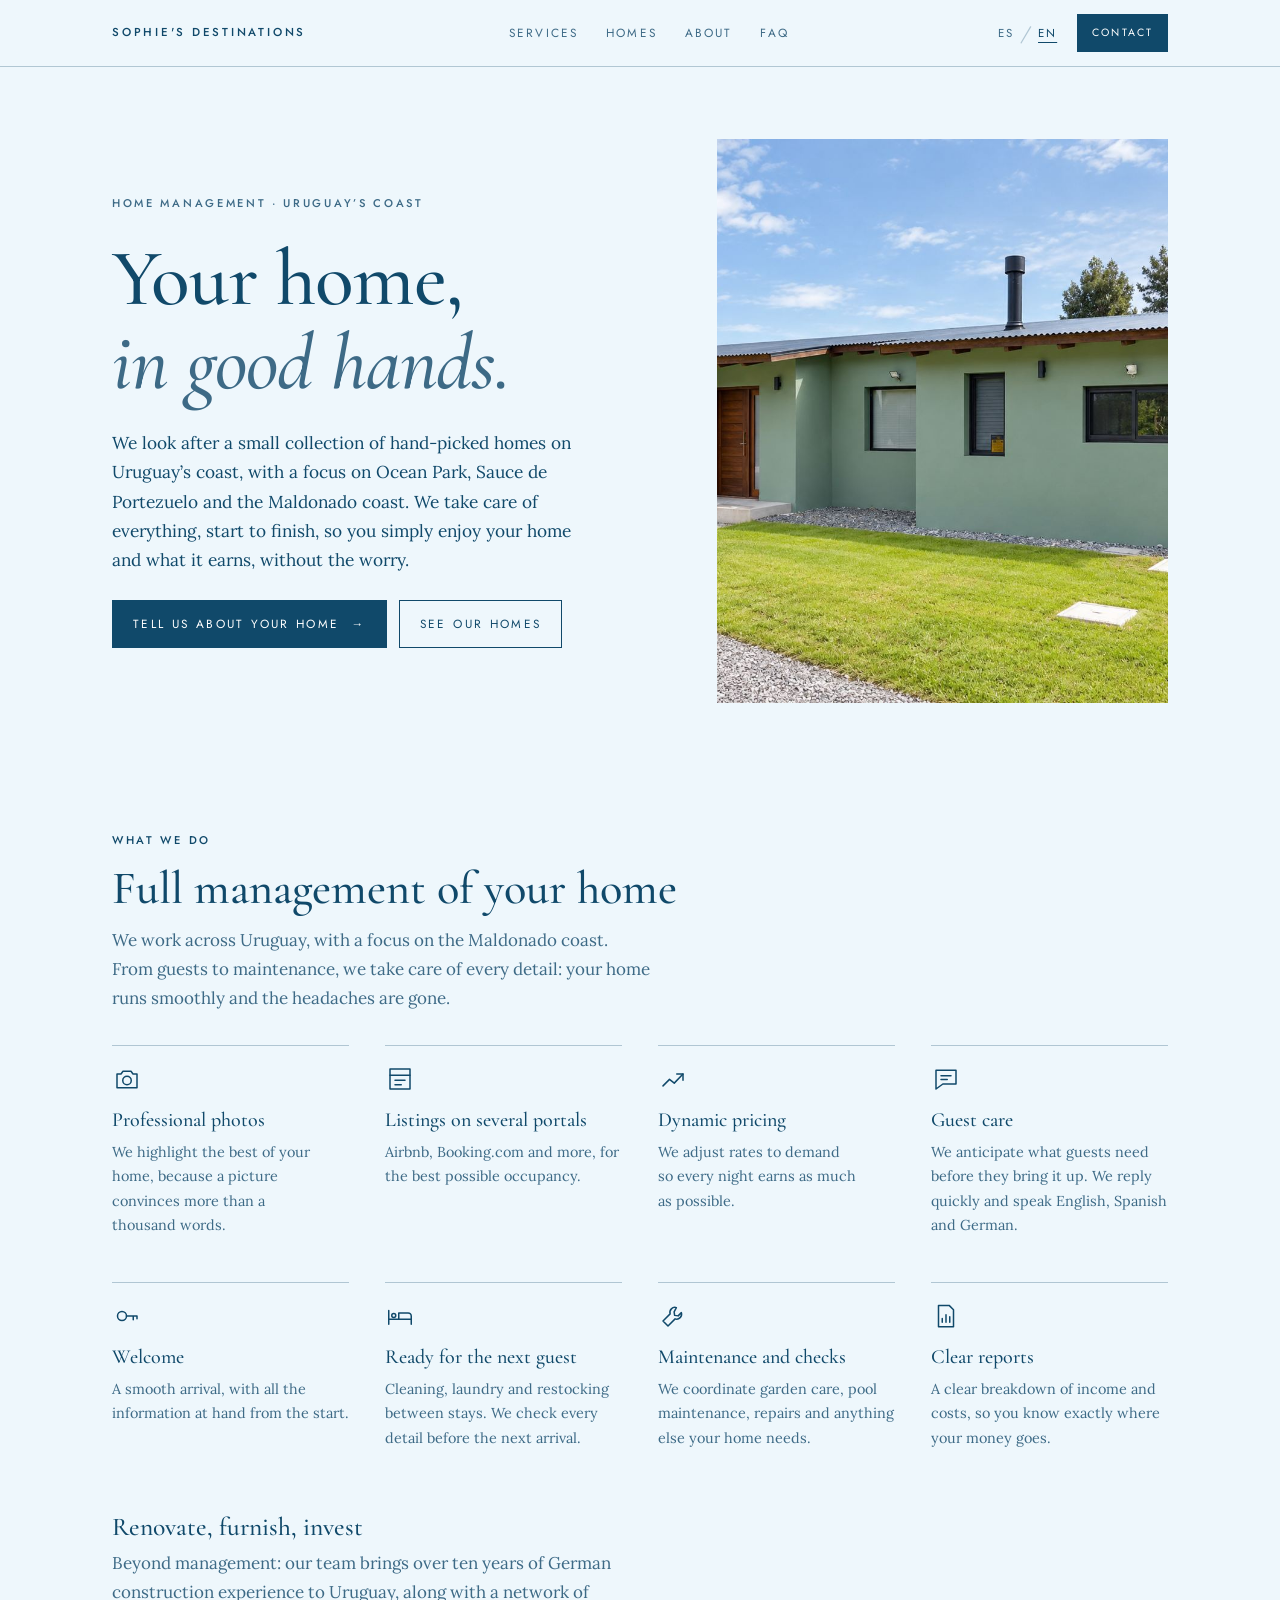
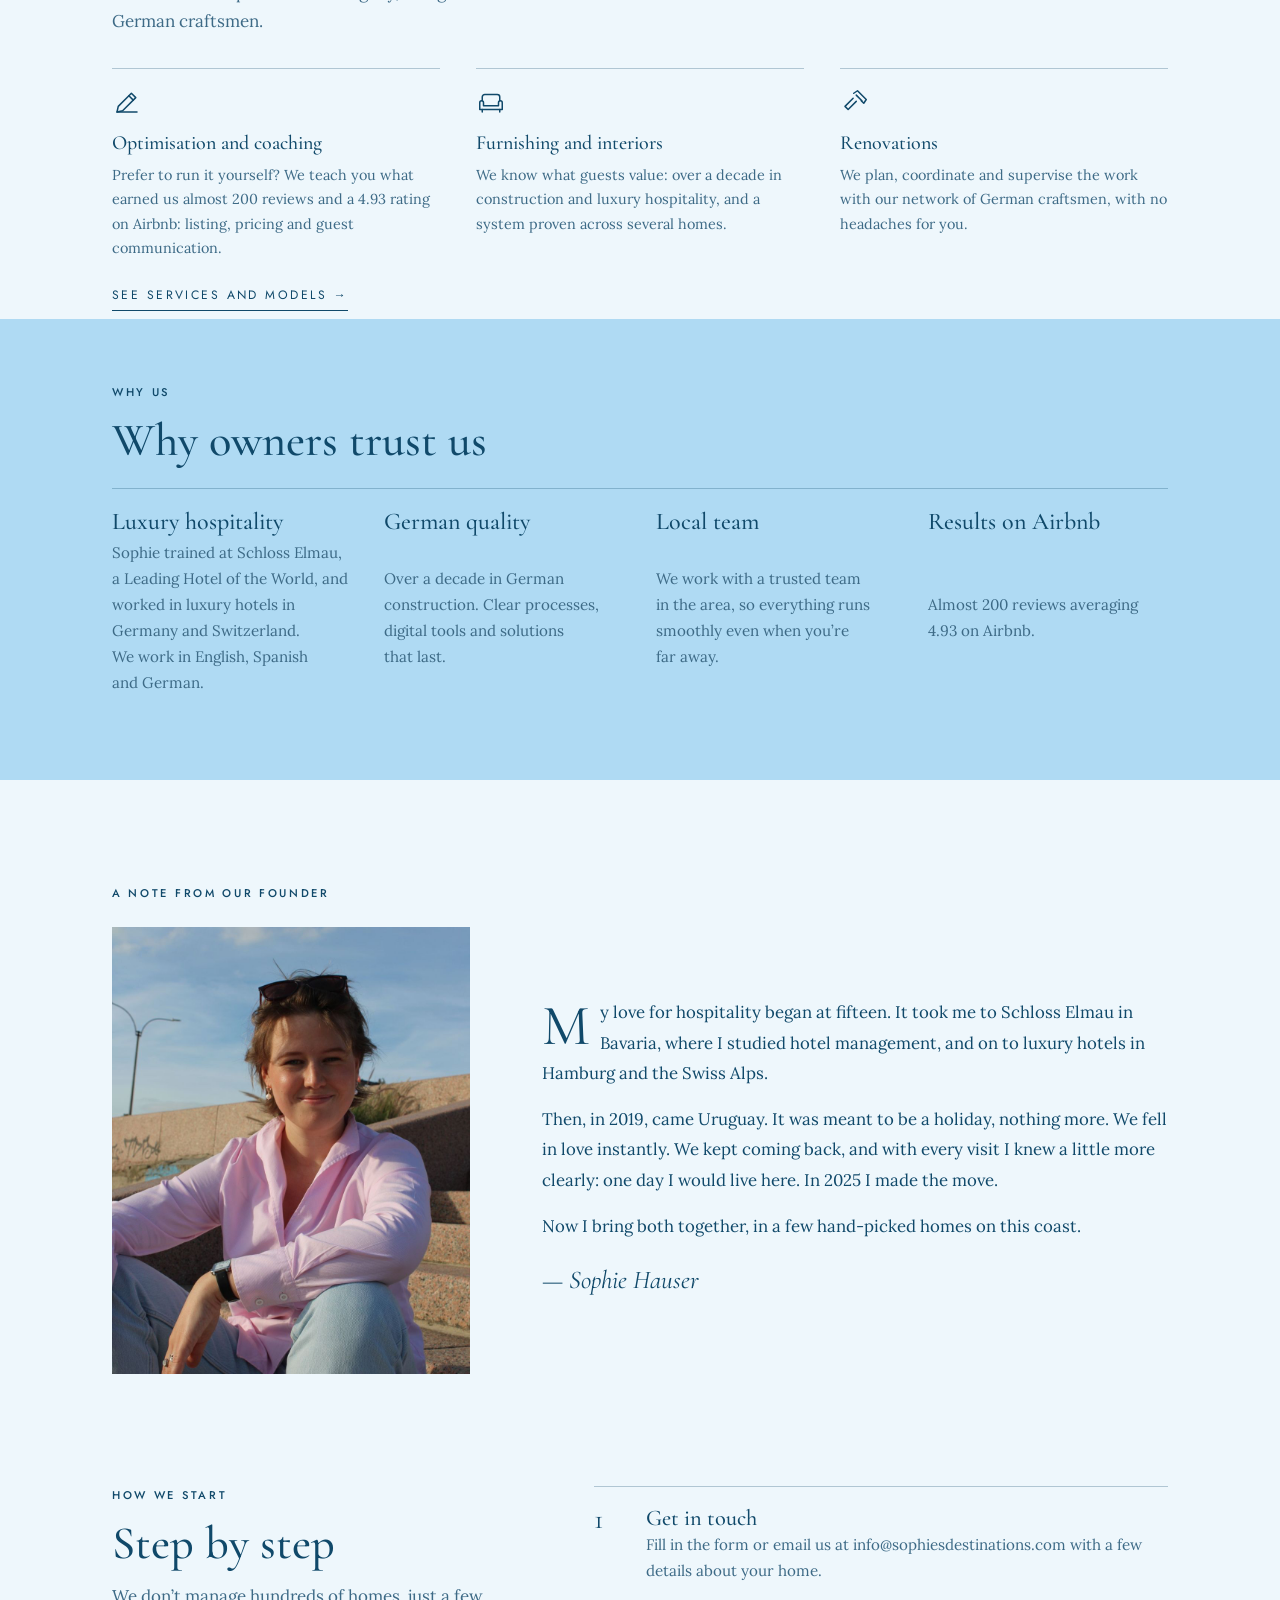
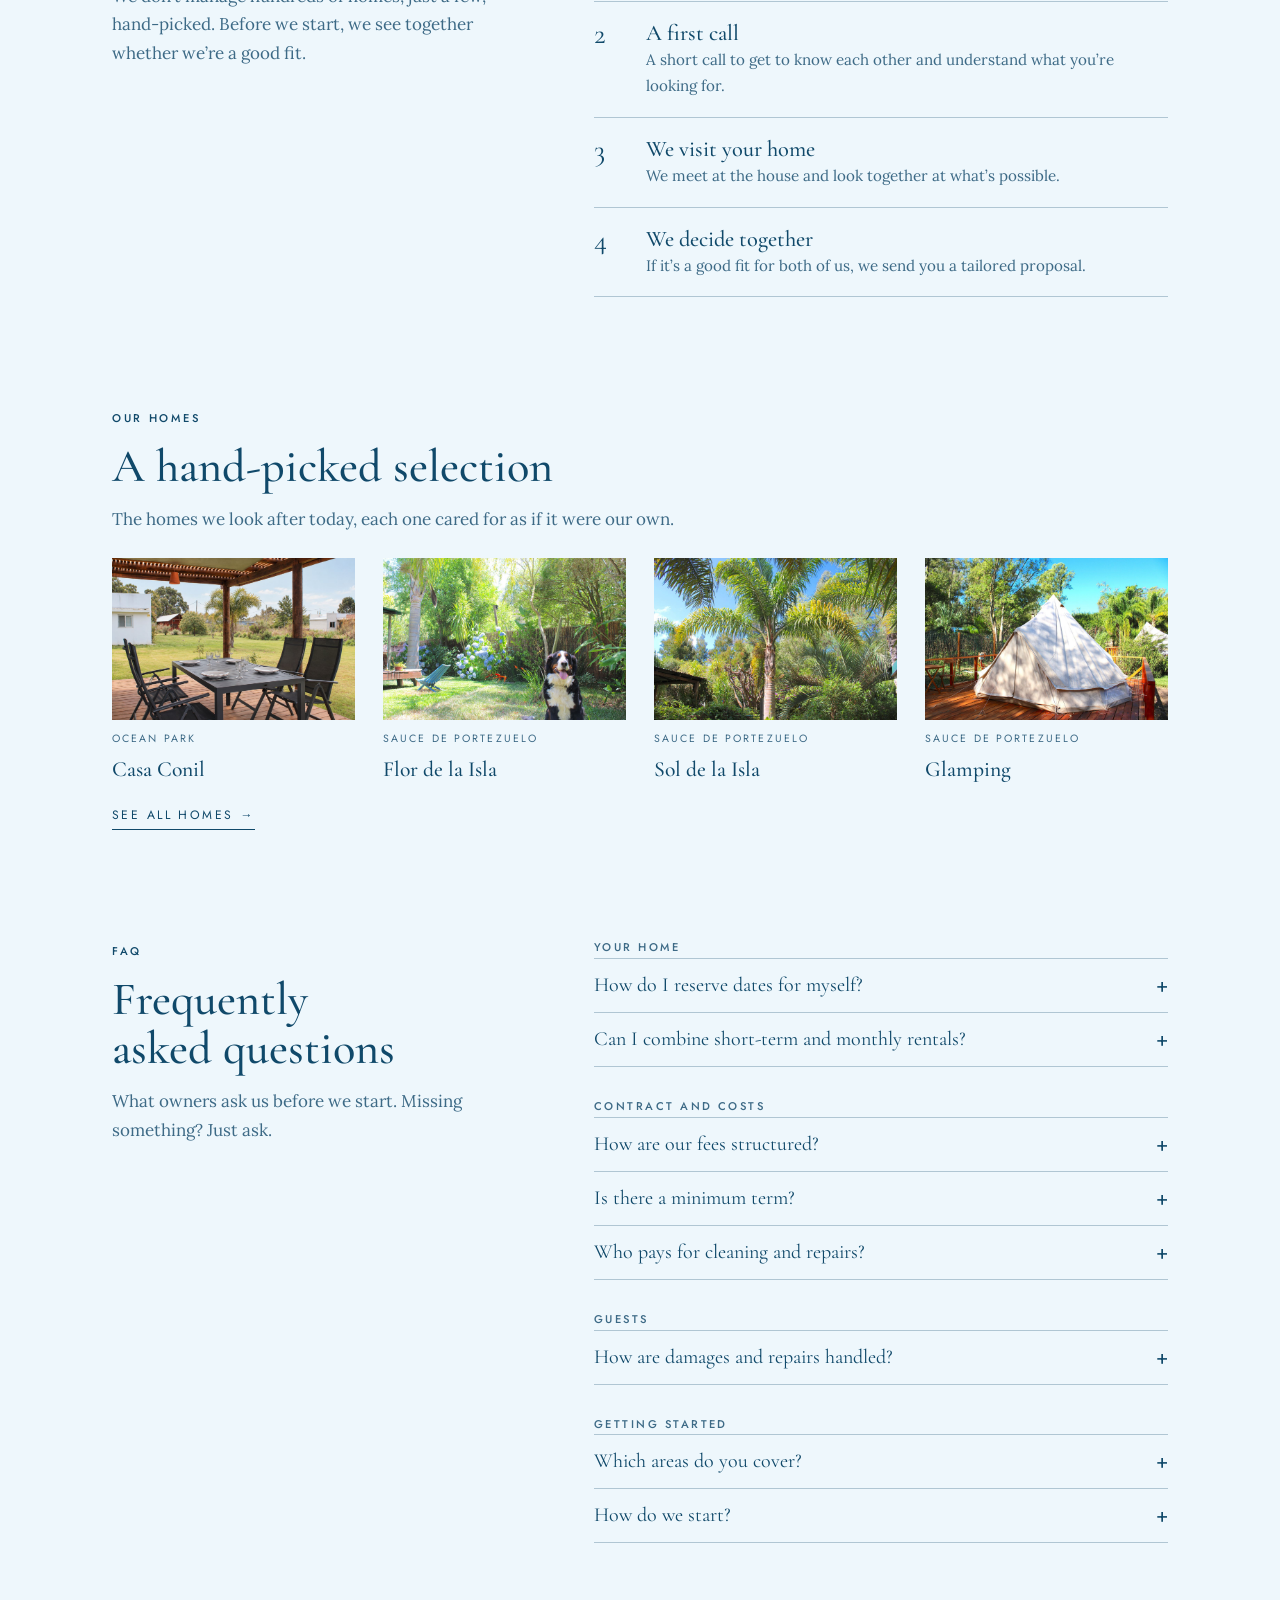
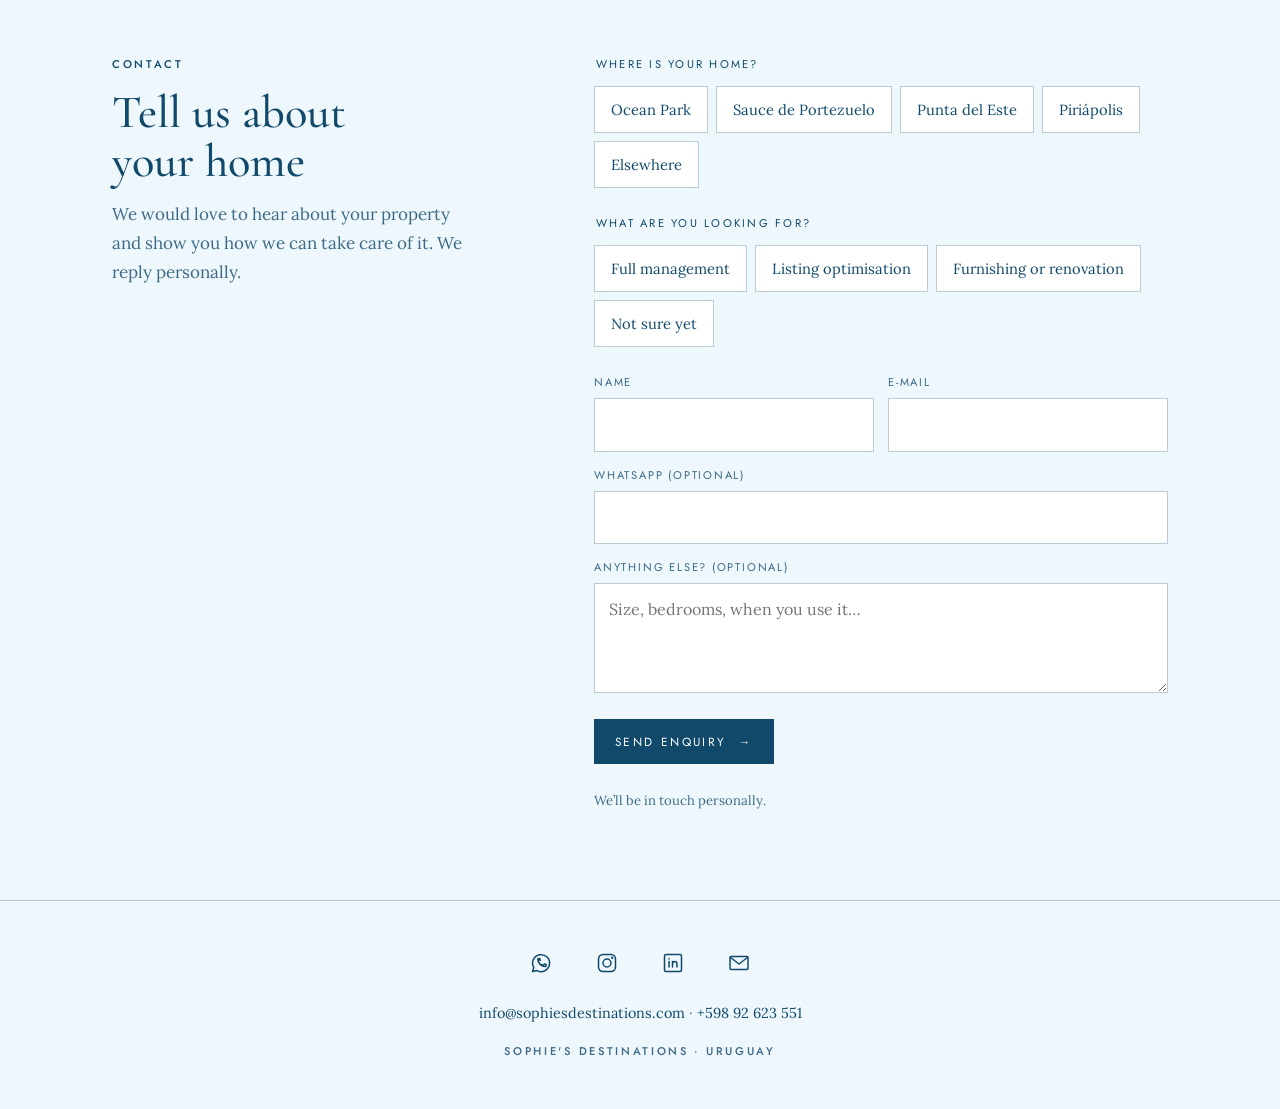
<file: index.html>
<!doctype html>
<html lang="es">
<head>
<meta charset="utf-8">
<meta name="viewport" content="width=device-width, initial-scale=1, viewport-fit=cover">
<title>Sophie's Destinations</title>
<meta name="description" content="Gestión de casas en la costa uruguaya: alquiler por temporada, alquiler mensual y cuidado de la casa. Ocean Park, Sauce de Portezuelo y Maldonado.">
<meta property="og:title" content="Sophie's Destinations">
<meta property="og:description" content="Gestión de casas en la costa uruguaya: alquiler por temporada, alquiler mensual y cuidado de la casa. Ocean Park, Sauce de Portezuelo y Maldonado.">
<meta property="og:image" content="https://sophiesdestinations.com/img/conil-1.jpg">
<meta property="og:type" content="website">
<link rel="preconnect" href="https://fonts.googleapis.com">
<link rel="preconnect" href="https://fonts.gstatic.com" crossorigin>
<link rel="stylesheet" href="https://fonts.googleapis.com/css2?family=Cormorant+Garamond:ital,wght@0,400;0,500;0,600;1,400;1,500&family=Lora:ital,wght@0,400;0,500;1,400&family=Jost:wght@400;500&display=swap">
<link rel="stylesheet" href="styles.css">
</head>
<body>
<header class="site-head">
  <div class="col">
    <a class="brand" href="index.html">Sophie's Destinations</a>
    <nav class="nav" aria-label="Principal"><a href="servicios.html"><span data-l="es">Servicios</span><span data-l="en">Services</span></a><a href="casas.html"><span data-l="es">Casas</span><span data-l="en">Homes</span></a><a href="index.html#nosotros"><span data-l="es">Nosotros</span><span data-l="en">About</span></a><a href="index.html#faq"><span data-l="es">FAQ</span><span data-l="en">FAQ</span></a></nav>
    <div class="head-right">
      <div class="lang" role="group" aria-label="Idioma / Language"><button type="button" id="b-es" aria-pressed="true">ES</button><span>/</span><button type="button" id="b-en" aria-pressed="false">EN</button></div>
      <a class="btn small" href="index.html#contacto"><span data-l="es">Contacto</span><span data-l="en">Contact</span></a>
    </div>
  </div>
  <div class="col mobile-nav"><a href="servicios.html"><span data-l="es">Servicios</span><span data-l="en">Services</span></a><a href="casas.html"><span data-l="es">Casas</span><span data-l="en">Homes</span></a><a href="index.html#nosotros"><span data-l="es">Nosotros</span><span data-l="en">About</span></a><a href="index.html#faq"><span data-l="es">FAQ</span><span data-l="en">FAQ</span></a><a href="index.html#contacto"><span data-l="es">Contacto</span><span data-l="en">Contact</span></a></div>
</header>
<main>
<div class="col">
  <section class="hero">
    <div class="hero-img"><img src="img/conil-1.jpg" alt="Casa Conil, Ocean Park"></div>
    <div style="display:grid;gap:24px">
      <span class="label soft"><span data-l="es">Gestión de casas · Costa uruguaya</span><span data-l="en">Home management · Uruguay’s coast</span></span>
      <h1><span data-l="es">Tu casa, <em>en buenas manos.</em></span><span data-l="en">Your home, <em>in good hands.</em></span></h1>
      <p class="lead"><span data-l="es">Cuidamos una pequeña colección de casas elegidas a mano en la costa uruguaya, con foco en Ocean Park, Sauce de Portezuelo y la costa de Maldonado. Nos ocupamos de todo, de principio a fin, para que vos solo disfrutes tu casa y lo que te deja, sin preocupaciones.</span><span data-l="en">We look after a small collection of hand-picked homes on Uruguay’s coast, with a focus on Ocean Park, Sauce de Portezuelo and the Maldonado coast. We take care of everything, start to finish, so you simply enjoy your home and what it earns, without the worry.</span></p>
      <div class="ctas"><a class="btn" href="#contacto"><span data-l="es">Contanos sobre tu casa</span><span data-l="en">Tell us about your home</span> <span aria-hidden="true">→</span></a><a class="btn ghost" href="casas.html"><span data-l="es">Ver nuestras casas</span><span data-l="en">See our homes</span></a></div>
    </div>
  </section>

  <section class="sec">
    <div class="sec-head">
      <span class="label"><span data-l="es">Qué hacemos</span><span data-l="en">What we do</span></span>
      <h2><span data-l="es">Gestión integral de tu casa</span><span data-l="en">Full management of your home</span></h2>
      <p><span data-l="es">Trabajamos en todo Uruguay, con foco en la costa de Maldonado.<br>De los huéspedes al mantenimiento, nos ocupamos de cada detalle: tu casa funciona sola y vos te olvidás de los dolores de cabeza.</span><span data-l="en">We work across Uruguay, with a focus on the Maldonado coast.<br>From guests to maintenance, we take care of every detail: your home runs smoothly and the headaches are gone.</span></p>
    </div>
    <div class="tiles"><div class="tile"><svg viewBox="0 0 24 24" aria-hidden="true"><path d="M4 8h3.2l1.6-2.2h6.4L16.8 8H20v11H4z"/><circle cx="12" cy="13.2" r="3.4"/></svg><h3><span data-l="es">Fotos profesionales</span><span data-l="en">Professional photos</span></h3><p><span data-l="es">Destacamos lo mejor de tu casa, porque una imagen convence más que mil palabras.</span><span data-l="en">We highlight the best of your home, because a picture convinces more than a thousand words.</span></p></div><div class="tile"><svg viewBox="0 0 24 24" aria-hidden="true"><rect x="4" y="4" width="16" height="16"/><path d="M4 9h16M8 13h8M8 16.5h5"/></svg><h3><span data-l="es">Anuncios en varios portales</span><span data-l="en">Listings on several portals</span></h3><p><span data-l="es">Airbnb, Booking.com y más, para lograr la mejor ocupación.</span><span data-l="en">Airbnb, Booking.com and more, for the best possible occupancy.</span></p></div><div class="tile"><svg viewBox="0 0 24 24" aria-hidden="true"><path d="M4 17.5l5.2-5.2 3.8 3 7-7.3"/><path d="M15 8h5v5"/></svg><h3><span data-l="es">Precios dinámicos</span><span data-l="en">Dynamic pricing</span></h3><p><span data-l="es">Ajustamos las tarifas a la demanda para que cada noche rinda al máximo.</span><span data-l="en">We adjust rates to demand so every night earns as much as possible.</span></p></div><div class="tile"><svg viewBox="0 0 24 24" aria-hidden="true"><path d="M4 5h16v11H9.5L4 20z"/><path d="M8 9.3h8M8 12.3h5"/></svg><h3><span data-l="es">Atención al huésped</span><span data-l="en">Guest care</span></h3><p><span data-l="es">Nos anticipamos a lo que el huésped necesita antes de que lo pida. Respondemos rápido, en español, inglés y alemán.</span><span data-l="en">We anticipate what guests need before they bring it up. We reply quickly and speak English, Spanish and German.</span></p></div><div class="tile"><svg viewBox="0 0 24 24" aria-hidden="true"><circle cx="8" cy="12" r="3.6"/><path d="M11.6 12H20M17 12v3M20 12v2.2"/></svg><h3><span data-l="es">Bienvenida</span><span data-l="en">Welcome</span></h3><p><span data-l="es">Una llegada fluida, con toda la información a mano desde el primer momento.</span><span data-l="en">A smooth arrival, with all the information at hand from the start.</span></p></div><div class="tile"><svg viewBox="0 0 24 24" aria-hidden="true"><path d="M3 18.5V7.5M3 14.5h18v4M21 14.5V12a2.5 2.5 0 0 0-2.5-2.5H11v5"/><circle cx="7" cy="11.5" r="1.6"/></svg><h3><span data-l="es">Lista para el próximo huésped</span><span data-l="en">Ready for the next guest</span></h3><p><span data-l="es">Limpieza, lavandería y reposición entre estadías. Revisamos cada detalle antes de la próxima llegada.</span><span data-l="en">Cleaning, laundry and restocking between stays. We check every detail before the next arrival.</span></p></div><div class="tile"><svg viewBox="0 0 24 24" aria-hidden="true"><path d="M14.7 5.3a4 4 0 0 0-5 5L4 16l4 4 5.7-5.7a4 4 0 0 0 5-5l-2.6 2.6-2.8-.4-.4-2.8z"/></svg><h3><span data-l="es">Mantenimiento y controles</span><span data-l="en">Maintenance and checks</span></h3><p><span data-l="es">Coordinamos el jardín, la piscina, las reparaciones y todo lo que tu casa necesite.</span><span data-l="en">We coordinate garden care, pool maintenance, repairs and anything else your home needs.</span></p></div><div class="tile"><svg viewBox="0 0 24 24" aria-hidden="true"><path d="M6 3.5h8.5L18 7v13.5H6z"/><path d="M9 17v-3M12 17v-6M15 17v-4.5"/></svg><h3><span data-l="es">Informes claros</span><span data-l="en">Clear reports</span></h3><p><span data-l="es">Un desglose claro de ingresos y gastos, para que sepas exactamente adónde va tu dinero.</span><span data-l="en">A clear breakdown of income and costs, so you know exactly where your money goes.</span></p></div></div>
    <div class="sub-head">
      <h3><span data-l="es">Renovar, equipar, invertir</span><span data-l="en">Renovate, furnish, invest</span></h3>
      <p><span data-l="es">Más allá de la gestión: nuestro equipo trae más de diez años de experiencia en la construcción alemana a Uruguay, junto con una red de artesanos alemanes.</span><span data-l="en">Beyond management: our team brings over ten years of German construction experience to Uruguay, along with a network of German craftsmen.</span></p>
    </div>
    <div class="tiles tiles-5"><div class="tile"><svg viewBox="0 0 24 24" aria-hidden="true"><path d="M4 20l1-4.5L15.5 5l3.5 3.5L8.5 19z"/><path d="M13.5 7l3.5 3.5M4 20h16"/></svg><h3><span data-l="es">Optimización y coaching</span><span data-l="en">Optimisation and coaching</span></h3><p><span data-l="es">¿Preferís gestionar vos? Te enseñamos lo que nos dio casi 200 reseñas y un 4,93 en Airbnb: anuncio, precios y comunicación con los huéspedes.</span><span data-l="en">Prefer to run it yourself? We teach you what earned us almost 200 reviews and a 4.93 rating on Airbnb: listing, pricing and guest communication.</span></p></div><div class="tile"><svg viewBox="0 0 24 24" aria-hidden="true"><path d="M5 11V8a2 2 0 0 1 2-2h10a2 2 0 0 1 2 2v3"/><path d="M3 12.5a1.5 1.5 0 0 1 3 0V15h12v-2.5a1.5 1.5 0 0 1 3 0V18H3z"/><path d="M5 18v2M19 18v2"/></svg><h3><span data-l="es">Equipamiento e interiorismo</span><span data-l="en">Furnishing and interiors</span></h3><p><span data-l="es">Sabemos qué valoran los huéspedes: más de una década en la construcción y en la hotelería de lujo, y un sistema probado en varias casas.</span><span data-l="en">We know what guests value: over a decade in construction and luxury hospitality, and a system proven across several homes.</span></p></div><div class="tile"><svg viewBox="0 0 24 24" aria-hidden="true"><path d="M13 6.5l4.5 4.5M10.5 9L4 15.5 6.5 18 13 11.5"/><path d="M11 5l3-2 7 7-2 3-2-2"/></svg><h3><span data-l="es">Renovaciones</span><span data-l="en">Renovations</span></h3><p><span data-l="es">Planificamos, coordinamos y supervisamos la obra con nuestra red de artesanos alemanes, sin dolores de cabeza para vos.</span><span data-l="en">We plan, coordinate and supervise the work with our network of German craftsmen, with no headaches for you.</span></p></div></div>
    <a class="more" href="servicios.html"><span data-l="es">Ver servicios y modelos →</span><span data-l="en">See services and models →</span></a>
  </section>
</div>

<div class="band">
  <div class="col">
    <section class="sec">
      <div class="sec-head">
        <span class="label"><span data-l="es">Por qué nosotros</span><span data-l="en">Why us</span></span>
        <h2><span data-l="es">Por qué confiar en nosotros</span><span data-l="en">Why owners trust us</span></h2>
      </div>
      <div class="pillars pillars-4">
        <div class="pillar"><h3><span data-l="es">Hotelería de lujo</span><span data-l="en">Luxury hospitality</span></h3><p><span data-l="es">Sophie se formó en Schloss Elmau, un Leading Hotel of the World, y trabajó en hoteles de lujo en Alemania y Suiza. Atendemos en español, inglés y alemán.</span><span data-l="en">Sophie trained at Schloss Elmau, a Leading Hotel of the World, and worked in luxury hotels in Germany and Switzerland. We work in English, Spanish and German.</span></p></div>
        <div class="pillar"><h3><span data-l="es">Calidad alemana</span><span data-l="en">German quality</span></h3><p><span data-l="es">Más de una década en la construcción alemana. Procesos claros, herramientas digitales y soluciones que duran.</span><span data-l="en">Over a decade in German construction. Clear processes, digital tools and solutions that last.</span></p></div>
        <div class="pillar"><h3><span data-l="es">Equipo local</span><span data-l="en">Local team</span></h3><p><span data-l="es">Trabajamos con un equipo de confianza en la zona, para que todo funcione aunque vos estés lejos.</span><span data-l="en">We work with a trusted team in the area, so everything runs smoothly even when you’re far away.</span></p></div>
        <div class="pillar"><h3><span data-l="es">Resultados en Airbnb</span><span data-l="en">Results on Airbnb</span></h3><p><span data-l="es">Casi 200 reseñas con un promedio de 4,93 en Airbnb.</span><span data-l="en">Almost 200 reviews averaging 4.93 on Airbnb.</span></p></div>
      </div>
    </section>
  </div>
</div>

<div class="col">
  <section class="sec" id="nosotros">
    <div class="sec-head"><span class="label"><span data-l="es">Una nota de la fundadora</span><span data-l="en">A note from our founder</span></span></div>
    <div class="note">
      <img src="img/sophie.jpg" alt="Sophie Hauser">
      <div>
        <div class="letter" data-l="es">
          <p>Mi amor por la hotelería empezó a los quince años. Me llevó a Schloss Elmau, en Baviera, donde estudié hotelería, y después a hoteles de lujo en Hamburgo y en los Alpes suizos.</p>
          <p>Y en 2019 llegó Uruguay. Iban a ser unas vacaciones, nada más. Nos enamoramos al instante. Volvimos una y otra vez, y con cada viaje lo tenía más claro: un día iba a vivir acá. En 2025 di el paso.</p>
          <p>Hoy uno las dos cosas, en unas pocas casas elegidas en esta costa.</p>
          <p class="sign">— Sophie Hauser</p>
        </div>
        <div class="letter" data-l="en">
          <p>My love for hospitality began at fifteen. It took me to Schloss Elmau in Bavaria, where I studied hotel management, and on to luxury hotels in Hamburg and the Swiss Alps.</p>
          <p>Then, in 2019, came Uruguay. It was meant to be a holiday, nothing more. We fell in love instantly. We kept coming back, and with every visit I knew a little more clearly: one day I would live here. In 2025 I made the move.</p>
          <p>Now I bring both together, in a few hand-picked homes on this coast.</p>
          <p class="sign">— Sophie Hauser</p>
        </div>
      </div>
    </div>
  </section>

  <section class="sec split">
    <div class="sec-head">
      <span class="label"><span data-l="es">Cómo empezamos</span><span data-l="en">How we start</span></span>
      <h2><span data-l="es">Paso a paso</span><span data-l="en">Step by step</span></h2>
      <p><span data-l="es">No gestionamos cientos de casas, sino unas pocas, elegidas a mano. Antes de empezar, vemos juntos si encajamos.</span><span data-l="en">We don’t manage hundreds of homes, just a few, hand-picked. Before we start, we see together whether we’re a good fit.</span></p>
    </div>
    <ol class="steps">
      <li><span class="n">1</span><div><b><span data-l="es">Escribinos</span><span data-l="en">Get in touch</span></b><p><span data-l="es">Completá el formulario o escribinos a info@sophiesdestinations.com con algunos datos de tu casa.</span><span data-l="en">Fill in the form or email us at info@sophiesdestinations.com with a few details about your home.</span></p></div></li>
      <li><span class="n">2</span><div><b><span data-l="es">Hablamos</span><span data-l="en">A first call</span></b><p><span data-l="es">Una llamada corta para conocernos y entender qué buscás.</span><span data-l="en">A short call to get to know each other and understand what you’re looking for.</span></p></div></li>
      <li><span class="n">3</span><div><b><span data-l="es">Visitamos tu casa</span><span data-l="en">We visit your home</span></b><p><span data-l="es">Nos encontramos en la casa y vemos juntos qué es posible.</span><span data-l="en">We meet at the house and look together at what’s possible.</span></p></div></li>
      <li><span class="n">4</span><div><b><span data-l="es">Decidimos juntos</span><span data-l="en">We decide together</span></b><p><span data-l="es">Si encajamos de los dos lados, te enviamos una propuesta a medida.</span><span data-l="en">If it’s a good fit for both of us, we send you a tailored proposal.</span></p></div></li>
    </ol>
  </section>

  <section class="sec">
    <div class="sec-head">
      <span class="label"><span data-l="es">Nuestras casas</span><span data-l="en">Our homes</span></span>
      <h2><span data-l="es">Una selección elegida a mano</span><span data-l="en">A hand-picked selection</span></h2>
      <p><span data-l="es">Las casas que cuidamos hoy, cada una como si fuera nuestra.</span><span data-l="en">The homes we look after today, each one cared for as if it were our own.</span></p>
    </div>
    <div class="teaser">
      <a href="casas.html#casa-conil"><img src="img/conil-3.jpg" alt="" loading="lazy"><span class="meta">Ocean Park</span><h3>Casa Conil</h3></a>
      <a href="casas.html#flor"><img src="img/flor-1.jpg" alt="" loading="lazy"><span class="meta">Sauce de Portezuelo</span><h3>Flor de la Isla</h3></a>
      <a href="casas.html#sol"><img src="img/sol-1.jpg" alt="" loading="lazy"><span class="meta">Sauce de Portezuelo</span><h3>Sol de la Isla</h3></a>
      <a href="casas.html#glamping"><img src="img/glamping-1.jpg" alt="" loading="lazy"><span class="meta">Sauce de Portezuelo</span><h3>Glamping</h3></a>
    </div>
    <a class="more" href="casas.html"><span data-l="es">Ver todas las casas →</span><span data-l="en">See all homes →</span></a>
  </section>

<section class="sec split faq" id="faq">
    <div class="sec-head">
      <span class="label">FAQ</span>
      <h2><span data-l="es">Preguntas frecuentes</span><span data-l="en">Frequently asked questions</span></h2>
      <p><span data-l="es">Lo que los propietarios nos preguntan antes de empezar. ¿Falta algo? Escribinos.</span><span data-l="en">What owners ask us before we start. Missing something? Just ask.</span></p>
    </div>
    <div class="faq-groups"><div class="faq-group"><h3><span data-l="es">Tu casa</span><span data-l="en">Your home</span></h3><details><summary><span data-l="es">¿Cómo reservo fechas para mí?</span><span data-l="en">How do I reserve dates for myself?</span></summary><p><span data-l="es">Siempre en coordinación con nosotros: nos avisás tus fechas con anticipación, las bloqueamos en el calendario y te preparamos la casa. Las reservas de huéspedes ya confirmadas se respetan.</span><span data-l="en">Always in coordination with us: tell us your dates in advance, we block them in the calendar and get the house ready for you. Guest bookings that are already confirmed are honoured.</span></p></details><details><summary><span data-l="es">¿Puedo combinar alquiler por temporada y mensual?</span><span data-l="en">Can I combine short-term and monthly rentals?</span></summary><p><span data-l="es">Sí. Un modelo muy común es alquilar por noche en verano y por meses el resto del año. Armamos el plan según tu casa, tus fechas y tus objetivos.</span><span data-l="en">Yes. A common model is short stays in summer and monthly tenants the rest of the year. We build the plan around your home, your dates and your goals.</span></p></details></div><div class="faq-group"><h3><span data-l="es">Contrato y costos</span><span data-l="en">Contract and costs</span></h3><details><summary><span data-l="es">¿Cómo trabajamos los honorarios?</span><span data-l="en">How are our fees structured?</span></summary><p><span data-l="es">Para alquiler por temporada solemos trabajar con un porcentaje de las reservas; para el resto, con un precio fijo. Como cada propietario busca algo distinto, te preparamos una propuesta a medida.</span><span data-l="en">For short-term rentals we usually work with a percentage of bookings; otherwise, a fixed price. Since every owner is looking for something different, we prepare a tailored proposal for you.</span></p></details><details><summary><span data-l="es">¿Hay un plazo mínimo?</span><span data-l="en">Is there a minimum term?</span></summary><p><span data-l="es">Sin contratos largos. Después de los primeros 3 meses, podés cancelar con 30 días de aviso.</span><span data-l="en">No long contracts. After the first 3 months, you can cancel with 30 days’ notice.</span></p></details><details><summary><span data-l="es">¿Quién paga la limpieza y las reparaciones?</span><span data-l="en">Who pays for cleaning and repairs?</span></summary><p><span data-l="es">El propietario. Nosotros lo organizamos y lo ves detallado en tu informe. Las reparaciones que no son urgentes se hacen solo con tu aprobación.</span><span data-l="en">The owner. We organise it and you see it itemised in your report. Non-urgent repairs only go ahead with your approval.</span></p></details></div><div class="faq-group"><h3><span data-l="es">Huéspedes</span><span data-l="en">Guests</span></h3><details><summary><span data-l="es">¿Cómo se gestionan los daños y reparaciones?</span><span data-l="en">How are damages and repairs handled?</span></summary><p><span data-l="es">Te avisamos, pedimos presupuesto y coordinamos la reparación. Si lo causó un huésped, documentamos el daño y gestionamos el reclamo con la plataforma.</span><span data-l="en">We let you know, get a quote and coordinate the repair. If a guest caused it, we document the damage and handle the claim with the platform.</span></p></details></div><div class="faq-group"><h3><span data-l="es">Para empezar</span><span data-l="en">Getting started</span></h3><details><summary><span data-l="es">¿En qué zonas trabajan?</span><span data-l="en">Which areas do you cover?</span></summary><p><span data-l="es">La costa uruguaya, con foco en Ocean Park, Sauce de Portezuelo y la costa de Maldonado. Si tu casa está en otra zona, escribinos igual.</span><span data-l="en">Uruguay’s coast, with a focus on Ocean Park, Sauce de Portezuelo and the Maldonado coast. If your home is elsewhere, get in touch anyway.</span></p></details><details><summary><span data-l="es">¿Cómo empezamos?</span><span data-l="en">How do we start?</span></summary><p><span data-l="es">Completás el formulario, te contactamos personalmente y coordinamos una visita sin compromiso.</span><span data-l="en">Fill in the form, we get in touch personally and arrange a visit with no obligation.</span></p></details></div></div>
  </section>

  <section class="sec split" id="contacto">
    <div class="sec-head">
      <span class="label"><span data-l="es">Contacto</span><span data-l="en">Contact</span></span>
      <h2><span data-l="es">Contanos sobre tu casa</span><span data-l="en">Tell us about your home</span></h2>
      <p><span data-l="es">Nos encantaría conocer tu propiedad y mostrarte cómo podemos cuidarla. Te respondemos personalmente.</span><span data-l="en">We would love to hear about your property and show you how we can take care of it. We reply personally.</span></p>
    </div>
    <form class="form" action="https://formsubmit.co/sophie@isladelasrosas.com" method="POST">
      <input type="hidden" name="_subject" value="Nueva consulta – Sophie's Destinations">
      <input type="hidden" name="_next" value="https://sophiesdestinations.com/gracias.html">
      <input type="hidden" name="_template" value="table">
      <input type="hidden" name="_captcha" value="false">
      <input type="hidden" name="idioma" id="f-lang" value="es">
      <input type="text" name="_honey" class="hp" tabindex="-1" autocomplete="off" aria-hidden="true">
      <fieldset>
        <legend><span data-l="es">¿Dónde está tu casa?</span><span data-l="en">Where is your home?</span></legend>
        <div class="chips">
          <label class="chip"><input type="radio" name="ubicacion" value="Ocean Park" required><span>Ocean Park</span></label>
          <label class="chip"><input type="radio" name="ubicacion" value="Sauce de Portezuelo"><span>Sauce de Portezuelo</span></label>
          <label class="chip"><input type="radio" name="ubicacion" value="Punta del Este"><span>Punta del Este</span></label>
          <label class="chip"><input type="radio" name="ubicacion" value="Piriápolis"><span>Piriápolis</span></label>
          <label class="chip"><input type="radio" name="ubicacion" value="Otra zona"><span><span data-l="es">Otra zona</span><span data-l="en">Elsewhere</span></span></label>
        </div>
      </fieldset>
      <fieldset>
        <legend><span data-l="es">¿Qué estás buscando?</span><span data-l="en">What are you looking for?</span></legend>
        <div class="chips">
          <label class="chip"><input type="radio" name="servicio" value="Gestión integral" required><span><span data-l="es">Gestión integral</span><span data-l="en">Full management</span></span></label>
          <label class="chip"><input type="radio" name="servicio" value="Optimización del anuncio"><span><span data-l="es">Optimización del anuncio</span><span data-l="en">Listing optimisation</span></span></label>
          <label class="chip"><input type="radio" name="servicio" value="Equipamiento o renovación"><span><span data-l="es">Equipamiento o renovación</span><span data-l="en">Furnishing or renovation</span></span></label>
          <label class="chip"><input type="radio" name="servicio" value="Todavía no sé"><span><span data-l="es">Todavía no sé</span><span data-l="en">Not sure yet</span></span></label>
        </div>
      </fieldset>
      <div class="fields">
        <label class="field"><span data-l="es">Nombre</span><span data-l="en">Name</span><input type="text" name="nombre" autocomplete="name" required></label>
        <label class="field">E-mail<input type="email" name="email" autocomplete="email" required></label>
        <label class="field wide"><span data-l="es">WhatsApp (opcional)</span><span data-l="en">WhatsApp (optional)</span><input type="tel" name="whatsapp" autocomplete="tel"></label>
        <label class="field wide"><span data-l="es">Contanos un poco más (opcional)</span><span data-l="en">Anything else? (optional)</span><textarea name="mensaje" data-ph-es="Tamaño, dormitorios, cuándo la usás…" data-ph-en="Size, bedrooms, when you use it…"></textarea></label>
      </div>
      <div class="ctas"><button class="btn" type="submit"><span data-l="es">Enviar consulta</span><span data-l="en">Send enquiry</span> <span aria-hidden="true">→</span></button></div>
      <p class="fine"><span data-l="es">Te vamos a contactar personalmente.</span><span data-l="en">We’ll be in touch personally.</span></p>
    </form>
  </section>
</div>
</main>
<footer>
  <div class="col">
    <div class="icons">
      <a href="https://wa.me/59892623551" target="_blank" rel="noopener" aria-label="WhatsApp"><svg viewBox="0 0 24 24" aria-hidden="true"><path d="M3.5 20.5l1.3-4A8.5 8.5 0 1 1 8 19.6z"/><path d="M9 8.8c.3 2.6 2.4 4.9 5.2 5.4l1.2-1.2 1.8.8-.4 1.8c-4.4.3-8.2-3.4-8-7.8l1.8-.4.8 1.8z"/></svg></a>
      <a href="https://www.instagram.com/sophie.hrs" target="_blank" rel="noopener" aria-label="Instagram"><svg viewBox="0 0 24 24" aria-hidden="true"><rect x="3.5" y="3.5" width="17" height="17" rx="4.5"/><circle cx="12" cy="12" r="4"/><circle cx="17.2" cy="6.8" r=".5"/></svg></a>
      <a href="https://www.linkedin.com/in/sophiehauser/" target="_blank" rel="noopener" aria-label="LinkedIn"><svg viewBox="0 0 24 24" aria-hidden="true"><rect x="3.5" y="3.5" width="17" height="17" rx="1.5"/><path d="M8 10.5V16M8 7.8v.1M11.5 16v-5.5M11.5 13c0-1.6 1-2.6 2.3-2.6s2.2.9 2.2 2.6V16"/></svg></a>
      <a href="mailto:info@sophiesdestinations.com" aria-label="E-mail"><svg viewBox="0 0 24 24" aria-hidden="true"><rect x="3" y="5.5" width="18" height="13" rx="1"/><path d="M3.5 6.5l8.5 6.5 8.5-6.5"/></svg></a>
    </div>
    <p class="mail"><a href="mailto:info@sophiesdestinations.com">info@sophiesdestinations.com</a> · <a href="https://wa.me/59892623551">+598 92 623 551</a></p>
    <span class="label soft">Sophie's Destinations · Uruguay</span>
  </div>
</footer>
<script src="script.js"></script>
</body>
</html>
</file>
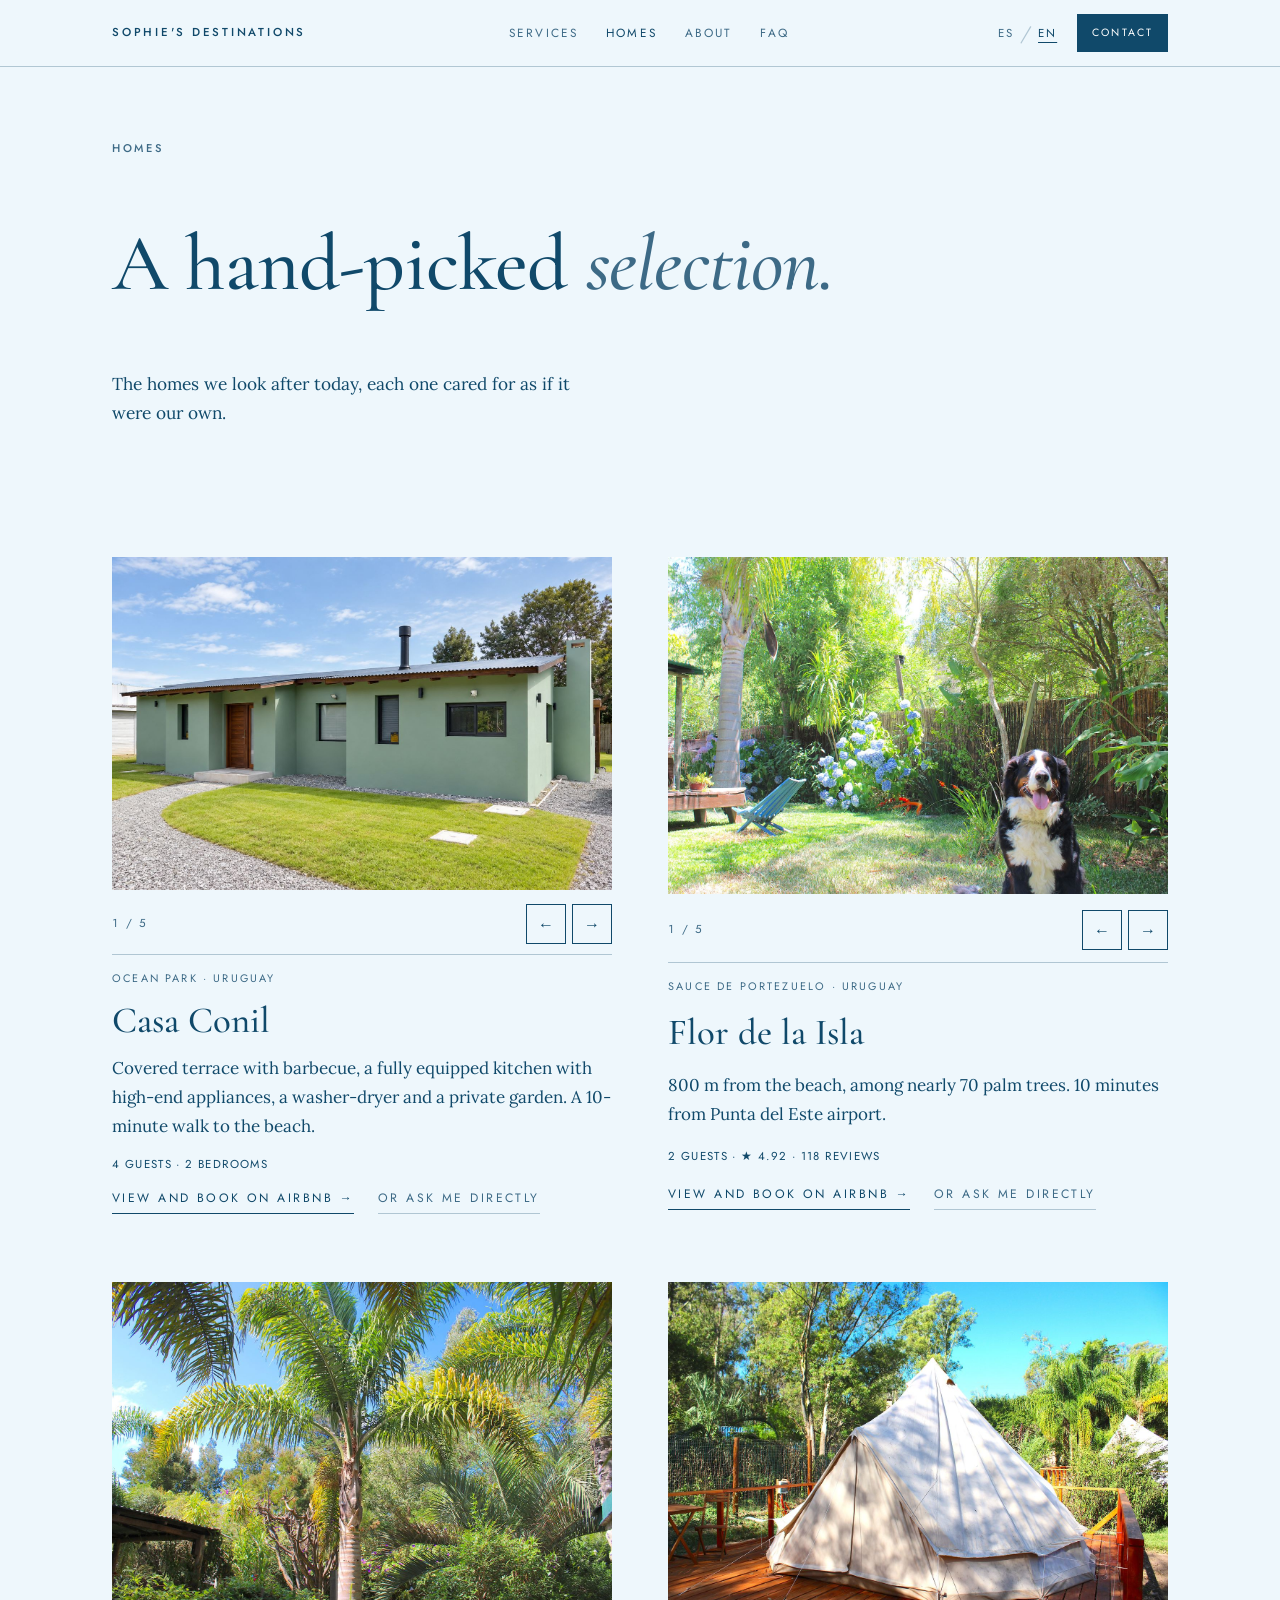
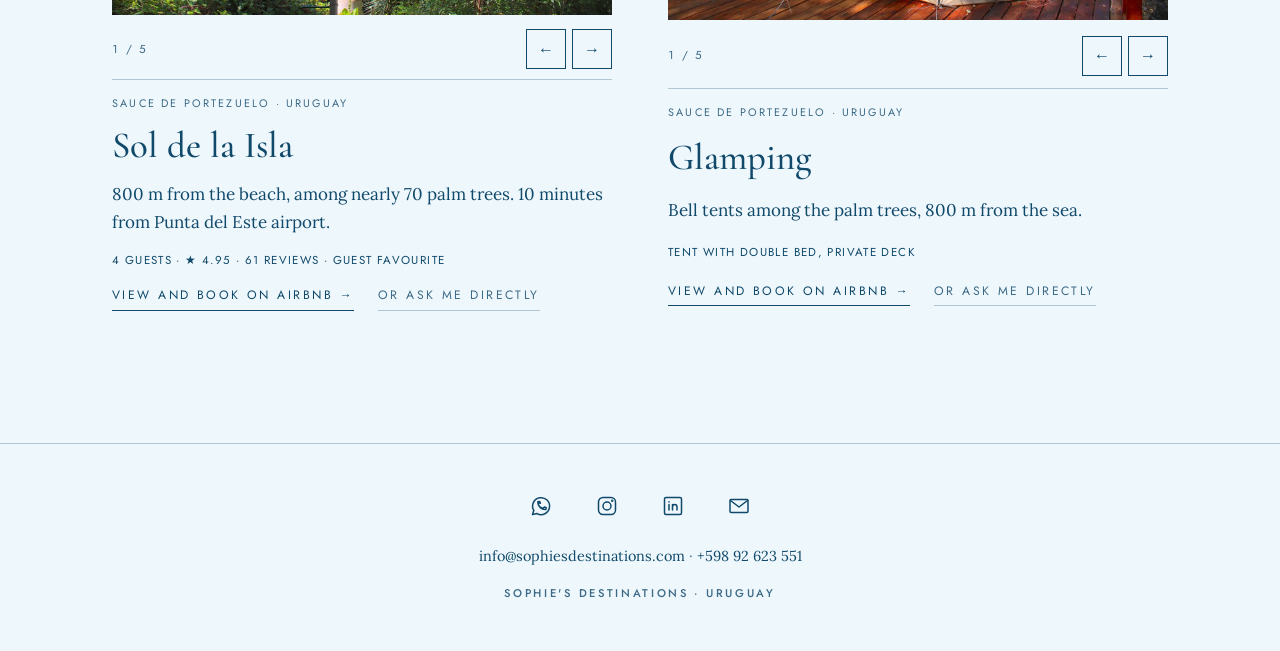
<file: casas.html>
<!doctype html>
<html lang="es">
<head>
<meta charset="utf-8">
<meta name="viewport" content="width=device-width, initial-scale=1, viewport-fit=cover">
<title>Casas · Sophie's Destinations</title>
<meta name="description" content="Casas elegidas a mano en Ocean Park y Sauce de Portezuelo.">
<meta property="og:title" content="Casas · Sophie's Destinations">
<meta property="og:description" content="Casas elegidas a mano en Ocean Park y Sauce de Portezuelo.">
<meta property="og:image" content="https://sophiesdestinations.com/img/conil-1.jpg">
<meta property="og:type" content="website">
<link rel="preconnect" href="https://fonts.googleapis.com">
<link rel="preconnect" href="https://fonts.gstatic.com" crossorigin>
<link rel="stylesheet" href="https://fonts.googleapis.com/css2?family=Cormorant+Garamond:ital,wght@0,400;0,500;0,600;1,400;1,500&family=Lora:ital,wght@0,400;0,500;1,400&family=Jost:wght@400;500&display=swap">
<link rel="stylesheet" href="styles.css">
</head>
<body>
<header class="site-head">
  <div class="col">
    <a class="brand" href="index.html">Sophie's Destinations</a>
    <nav class="nav" aria-label="Principal"><a href="servicios.html"><span data-l="es">Servicios</span><span data-l="en">Services</span></a><a href="casas.html" aria-current="page"><span data-l="es">Casas</span><span data-l="en">Homes</span></a><a href="index.html#nosotros"><span data-l="es">Nosotros</span><span data-l="en">About</span></a><a href="index.html#faq"><span data-l="es">FAQ</span><span data-l="en">FAQ</span></a></nav>
    <div class="head-right">
      <div class="lang" role="group" aria-label="Idioma / Language"><button type="button" id="b-es" aria-pressed="true">ES</button><span>/</span><button type="button" id="b-en" aria-pressed="false">EN</button></div>
      <a class="btn small" href="index.html#contacto"><span data-l="es">Contacto</span><span data-l="en">Contact</span></a>
    </div>
  </div>
  <div class="col mobile-nav"><a href="servicios.html"><span data-l="es">Servicios</span><span data-l="en">Services</span></a><a href="casas.html" aria-current="page"><span data-l="es">Casas</span><span data-l="en">Homes</span></a><a href="index.html#nosotros"><span data-l="es">Nosotros</span><span data-l="en">About</span></a><a href="index.html#faq"><span data-l="es">FAQ</span><span data-l="en">FAQ</span></a><a href="index.html#contacto"><span data-l="es">Contacto</span><span data-l="en">Contact</span></a></div>
</header>
<main>
<div class="col">
  <section class="hero" style="grid-template-columns:1fr">
    <span class="label soft"><span data-l="es">Casas</span><span data-l="en">Homes</span></span>
    <h1><span data-l="es">Una selección <em>elegida a mano.</em></span><span data-l="en">A hand-picked <em>selection.</em></span></h1>
    <p class="lead"><span data-l="es">Las casas que cuidamos hoy, cada una como si fuera nuestra.</span><span data-l="en">The homes we look after today, each one cared for as if it were our own.</span></p>
  </section>
  <section class="sec stays" id="stays">
    <article class="stay" id="casa-conil">
      <div class="gal" tabindex="0" aria-label="Fotos Casa Conil"><img src="img/conil-1.jpg" alt="Casa Conil desde el jardín"><img src="img/conil-2.jpg" alt="Living con ventanal" loading="lazy"><img src="img/conil-3.jpg" alt="Galería con mesa puesta" loading="lazy"><img src="img/conil-4.jpg" alt="Dormitorio" loading="lazy"><img src="img/conil-5.jpg" alt="Baño" loading="lazy"></div>
      <div class="galbar"><span class="count">1 / 5</span><span><button type="button" class="prev" aria-label="Anterior">←</button><button type="button" class="next" aria-label="Siguiente">→</button></span></div>
      <span class="meta">Ocean Park · Uruguay</span>
      <h3>Casa Conil</h3>
      <p data-l="es">Galería techada con parrillero, cocina totalmente equipada con electrodomésticos de primera, lavarropas con secadora y jardín privado. A 10 minutos a pie de la playa.</p>
      <p data-l="en">Covered terrace with barbecue, a fully equipped kitchen with high-end appliances, a washer-dryer and a private garden. A 10-minute walk to the beach.</p>
      <p class="facts-line" data-l="es">4 huéspedes · 2 dormitorios</p>
      <p class="facts-line" data-l="en">4 guests · 2 bedrooms</p>
      <div class="booklinks">
        <a class="book" href="https://www.airbnb.com/rooms/1669704647599640684" target="_blank" rel="noopener"><span data-l="es">Ver y reservar en Airbnb →</span><span data-l="en">View and book on Airbnb →</span></a>
        <a class="book soft" data-l="es" href="https://wa.me/59892623551?text=Hola%20Sophie%2C%20tengo%20una%20consulta%20sobre%20Casa%20Conil" target="_blank" rel="noopener">o consultame directo</a>
        <a class="book soft" data-l="en" href="https://wa.me/59892623551?text=Hi%20Sophie%2C%20I%20have%20a%20question%20about%20Casa%20Conil" target="_blank" rel="noopener">or ask me directly</a>
      </div>
    </article>
    <article class="stay" id="flor">
      <div class="gal" tabindex="0" aria-label="Fotos Flor de la Isla"><img src="img/flor-1.jpg" alt="Jardín con hortensias" loading="lazy"><img src="img/flor-2.jpg" alt="Dormitorio con mosquitero" loading="lazy"><img src="img/flor-3.jpg" alt="Parrillero entre hortensias" loading="lazy"><img src="img/flor-4.jpg" alt="Cocina" loading="lazy"><img src="img/flor-5.jpg" alt="Jardín con palmeras" loading="lazy"></div>
      <div class="galbar"><span class="count">1 / 5</span><span><button type="button" class="prev" aria-label="Anterior">←</button><button type="button" class="next" aria-label="Siguiente">→</button></span></div>
      <span class="meta">Sauce de Portezuelo · Uruguay</span>
      <h3>Flor de la Isla</h3>
      <p data-l="es">A 800 m de la playa, entre casi 70 palmeras. A 10 minutos del aeropuerto de Punta del Este.</p>
      <p data-l="en">800 m from the beach, among nearly 70 palm trees. 10 minutes from Punta del Este airport.</p>
      <p class="facts-line" data-l="es">2 huéspedes · ★ 4,92 · 118 reseñas</p>
      <p class="facts-line" data-l="en">2 guests · ★ 4.92 · 118 reviews</p>
      <div class="booklinks">
        <a class="book" href="https://www.airbnb.com/rooms/7819586" target="_blank" rel="noopener"><span data-l="es">Ver y reservar en Airbnb →</span><span data-l="en">View and book on Airbnb →</span></a>
        <a class="book soft" data-l="es" href="https://wa.me/59892623551?text=Hola%20Sophie%2C%20tengo%20una%20consulta%20sobre%20Flor%20de%20la%20Isla" target="_blank" rel="noopener">o consultame directo</a>
        <a class="book soft" data-l="en" href="https://wa.me/59892623551?text=Hi%20Sophie%2C%20I%20have%20a%20question%20about%20Flor%20de%20la%20Isla" target="_blank" rel="noopener">or ask me directly</a>
      </div>
    </article>
    <article class="stay" id="sol">
      <div class="gal" tabindex="0" aria-label="Fotos Sol de la Isla"><img src="img/sol-1.jpg" alt="Palmera en el jardín" loading="lazy"><img src="img/sol-2.jpg" alt="Parrillero encendido" loading="lazy"><img src="img/sol-3.jpg" alt="Cocina" loading="lazy"><img src="img/sol-4.jpg" alt="Dormitorio" loading="lazy"><img src="img/sol-5.jpg" alt="Living con estufa" loading="lazy"></div>
      <div class="galbar"><span class="count">1 / 5</span><span><button type="button" class="prev" aria-label="Anterior">←</button><button type="button" class="next" aria-label="Siguiente">→</button></span></div>
      <span class="meta">Sauce de Portezuelo · Uruguay</span>
      <h3>Sol de la Isla</h3>
      <p data-l="es">A 800 m de la playa, entre casi 70 palmeras. A 10 minutos del aeropuerto de Punta del Este.</p>
      <p data-l="en">800 m from the beach, among nearly 70 palm trees. 10 minutes from Punta del Este airport.</p>
      <p class="facts-line" data-l="es">4 huéspedes · ★ 4,95 · 61 reseñas · Favorito de los huéspedes</p>
      <p class="facts-line" data-l="en">4 guests · ★ 4.95 · 61 reviews · Guest favourite</p>
      <div class="booklinks">
        <a class="book" href="https://www.airbnb.com/rooms/7803392" target="_blank" rel="noopener"><span data-l="es">Ver y reservar en Airbnb →</span><span data-l="en">View and book on Airbnb →</span></a>
        <a class="book soft" data-l="es" href="https://wa.me/59892623551?text=Hola%20Sophie%2C%20tengo%20una%20consulta%20sobre%20Sol%20de%20la%20Isla" target="_blank" rel="noopener">o consultame directo</a>
        <a class="book soft" data-l="en" href="https://wa.me/59892623551?text=Hi%20Sophie%2C%20I%20have%20a%20question%20about%20Sol%20de%20la%20Isla" target="_blank" rel="noopener">or ask me directly</a>
      </div>
    </article>
    <article class="stay" id="glamping">
      <div class="gal" tabindex="0" aria-label="Fotos Glamping"><img src="img/glamping-1.jpg" alt="Carpa sobre el deck" loading="lazy"><img src="img/glamping-2.jpg" alt="Carpa al atardecer" loading="lazy"><img src="img/glamping-3.jpg" alt="Cama doble en la carpa" loading="lazy"><img src="img/glamping-4.jpg" alt="Copas en el deck" loading="lazy"><img src="img/glamping-5.jpg" alt="Cocina y baños compartidos" loading="lazy"></div>
      <div class="galbar"><span class="count">1 / 5</span><span><button type="button" class="prev" aria-label="Anterior">←</button><button type="button" class="next" aria-label="Siguiente">→</button></span></div>
      <span class="meta">Sauce de Portezuelo · Uruguay</span>
      <h3>Glamping</h3>
      <p data-l="es">Carpas entre las palmeras, a 800 m del mar.</p>
      <p data-l="en">Bell tents among the palm trees, 800 m from the sea.</p>
      <p class="facts-line" data-l="es">Carpa con cama doble, deck propio</p>
      <p class="facts-line" data-l="en">Tent with double bed, private deck</p>
      <div class="booklinks">
        <a class="book" href="https://www.airbnb.com/rooms/1624712243549228332" target="_blank" rel="noopener"><span data-l="es">Ver y reservar en Airbnb →</span><span data-l="en">View and book on Airbnb →</span></a>
        <a class="book soft" data-l="es" href="https://wa.me/59892623551?text=Hola%20Sophie%2C%20tengo%20una%20consulta%20sobre%20Glamping" target="_blank" rel="noopener">o consultame directo</a>
        <a class="book soft" data-l="en" href="https://wa.me/59892623551?text=Hi%20Sophie%2C%20I%20have%20a%20question%20about%20Glamping" target="_blank" rel="noopener">or ask me directly</a>
      </div>
    </article>
  </section>
</div>
</main>
<footer>
  <div class="col">
    <div class="icons">
      <a href="https://wa.me/59892623551" target="_blank" rel="noopener" aria-label="WhatsApp"><svg viewBox="0 0 24 24" aria-hidden="true"><path d="M3.5 20.5l1.3-4A8.5 8.5 0 1 1 8 19.6z"/><path d="M9 8.8c.3 2.6 2.4 4.9 5.2 5.4l1.2-1.2 1.8.8-.4 1.8c-4.4.3-8.2-3.4-8-7.8l1.8-.4.8 1.8z"/></svg></a>
      <a href="https://www.instagram.com/sophie.hrs" target="_blank" rel="noopener" aria-label="Instagram"><svg viewBox="0 0 24 24" aria-hidden="true"><rect x="3.5" y="3.5" width="17" height="17" rx="4.5"/><circle cx="12" cy="12" r="4"/><circle cx="17.2" cy="6.8" r=".5"/></svg></a>
      <a href="https://www.linkedin.com/in/sophiehauser/" target="_blank" rel="noopener" aria-label="LinkedIn"><svg viewBox="0 0 24 24" aria-hidden="true"><rect x="3.5" y="3.5" width="17" height="17" rx="1.5"/><path d="M8 10.5V16M8 7.8v.1M11.5 16v-5.5M11.5 13c0-1.6 1-2.6 2.3-2.6s2.2.9 2.2 2.6V16"/></svg></a>
      <a href="mailto:info@sophiesdestinations.com" aria-label="E-mail"><svg viewBox="0 0 24 24" aria-hidden="true"><rect x="3" y="5.5" width="18" height="13" rx="1"/><path d="M3.5 6.5l8.5 6.5 8.5-6.5"/></svg></a>
    </div>
    <p class="mail"><a href="mailto:info@sophiesdestinations.com">info@sophiesdestinations.com</a> · <a href="https://wa.me/59892623551">+598 92 623 551</a></p>
    <span class="label soft">Sophie's Destinations · Uruguay</span>
  </div>
</footer>
<script src="script.js"></script>
</body>
</html>
</file>
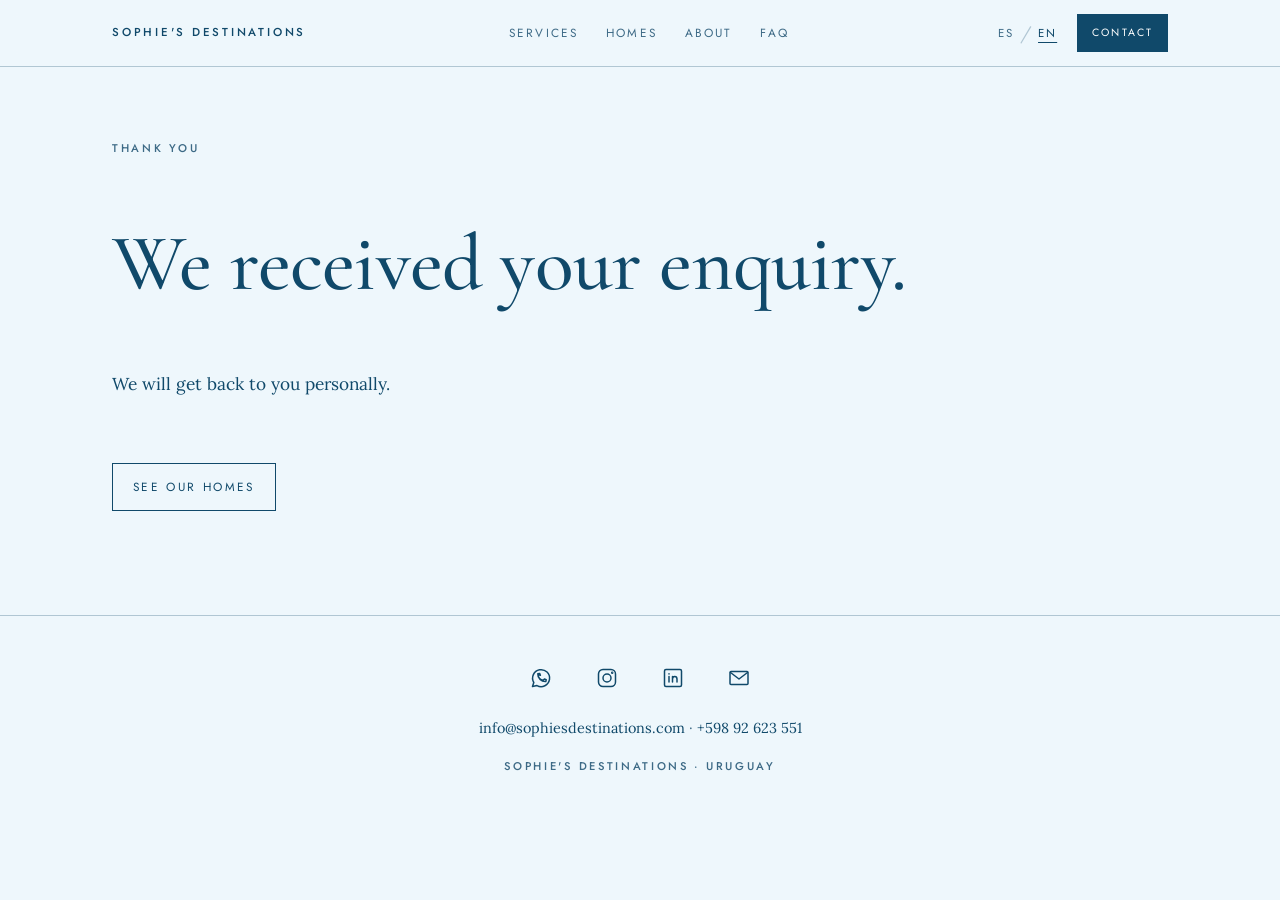
<file: gracias.html>
<!doctype html>
<html lang="es">
<head>
<meta charset="utf-8">
<meta name="viewport" content="width=device-width, initial-scale=1, viewport-fit=cover">
<title>Gracias · Sophie's Destinations</title>
<meta name="description" content="Gracias por tu consulta.">
<meta property="og:title" content="Gracias · Sophie's Destinations">
<meta property="og:description" content="Gracias por tu consulta.">
<meta property="og:image" content="https://sophiesdestinations.com/img/conil-1.jpg">
<meta property="og:type" content="website">
<link rel="preconnect" href="https://fonts.googleapis.com">
<link rel="preconnect" href="https://fonts.gstatic.com" crossorigin>
<link rel="stylesheet" href="https://fonts.googleapis.com/css2?family=Cormorant+Garamond:ital,wght@0,400;0,500;0,600;1,400;1,500&family=Lora:ital,wght@0,400;0,500;1,400&family=Jost:wght@400;500&display=swap">
<link rel="stylesheet" href="styles.css">
</head>
<body>
<header class="site-head">
  <div class="col">
    <a class="brand" href="index.html">Sophie's Destinations</a>
    <nav class="nav" aria-label="Principal"><a href="servicios.html"><span data-l="es">Servicios</span><span data-l="en">Services</span></a><a href="casas.html"><span data-l="es">Casas</span><span data-l="en">Homes</span></a><a href="index.html#nosotros"><span data-l="es">Nosotros</span><span data-l="en">About</span></a><a href="index.html#faq"><span data-l="es">FAQ</span><span data-l="en">FAQ</span></a></nav>
    <div class="head-right">
      <div class="lang" role="group" aria-label="Idioma / Language"><button type="button" id="b-es" aria-pressed="true">ES</button><span>/</span><button type="button" id="b-en" aria-pressed="false">EN</button></div>
      <a class="btn small" href="index.html#contacto"><span data-l="es">Contacto</span><span data-l="en">Contact</span></a>
    </div>
  </div>
  <div class="col mobile-nav"><a href="servicios.html"><span data-l="es">Servicios</span><span data-l="en">Services</span></a><a href="casas.html"><span data-l="es">Casas</span><span data-l="en">Homes</span></a><a href="index.html#nosotros"><span data-l="es">Nosotros</span><span data-l="en">About</span></a><a href="index.html#faq"><span data-l="es">FAQ</span><span data-l="en">FAQ</span></a><a href="index.html#contacto"><span data-l="es">Contacto</span><span data-l="en">Contact</span></a></div>
</header>
<main>
<div class="col">
  <section class="hero" style="grid-template-columns:1fr;min-height:50vh;align-content:center">
    <span class="label soft"><span data-l="es">Gracias</span><span data-l="en">Thank you</span></span>
    <h1><span data-l="es">Recibimos tu consulta.</span><span data-l="en">We received your enquiry.</span></h1>
    <p class="lead"><span data-l="es">Te vamos a responder personalmente.</span><span data-l="en">We will get back to you personally.</span></p>
    <div class="ctas"><a class="btn ghost" href="casas.html"><span data-l="es">Ver nuestras casas</span><span data-l="en">See our homes</span></a></div>
  </section>
</div>
</main>
<footer>
  <div class="col">
    <div class="icons">
      <a href="https://wa.me/59892623551" target="_blank" rel="noopener" aria-label="WhatsApp"><svg viewBox="0 0 24 24" aria-hidden="true"><path d="M3.5 20.5l1.3-4A8.5 8.5 0 1 1 8 19.6z"/><path d="M9 8.8c.3 2.6 2.4 4.9 5.2 5.4l1.2-1.2 1.8.8-.4 1.8c-4.4.3-8.2-3.4-8-7.8l1.8-.4.8 1.8z"/></svg></a>
      <a href="https://www.instagram.com/sophie.hrs" target="_blank" rel="noopener" aria-label="Instagram"><svg viewBox="0 0 24 24" aria-hidden="true"><rect x="3.5" y="3.5" width="17" height="17" rx="4.5"/><circle cx="12" cy="12" r="4"/><circle cx="17.2" cy="6.8" r=".5"/></svg></a>
      <a href="https://www.linkedin.com/in/sophiehauser/" target="_blank" rel="noopener" aria-label="LinkedIn"><svg viewBox="0 0 24 24" aria-hidden="true"><rect x="3.5" y="3.5" width="17" height="17" rx="1.5"/><path d="M8 10.5V16M8 7.8v.1M11.5 16v-5.5M11.5 13c0-1.6 1-2.6 2.3-2.6s2.2.9 2.2 2.6V16"/></svg></a>
      <a href="mailto:info@sophiesdestinations.com" aria-label="E-mail"><svg viewBox="0 0 24 24" aria-hidden="true"><rect x="3" y="5.5" width="18" height="13" rx="1"/><path d="M3.5 6.5l8.5 6.5 8.5-6.5"/></svg></a>
    </div>
    <p class="mail"><a href="mailto:info@sophiesdestinations.com">info@sophiesdestinations.com</a> · <a href="https://wa.me/59892623551">+598 92 623 551</a></p>
    <span class="label soft">Sophie's Destinations · Uruguay</span>
  </div>
</footer>
<script src="script.js"></script>
</body>
</html>
</file>
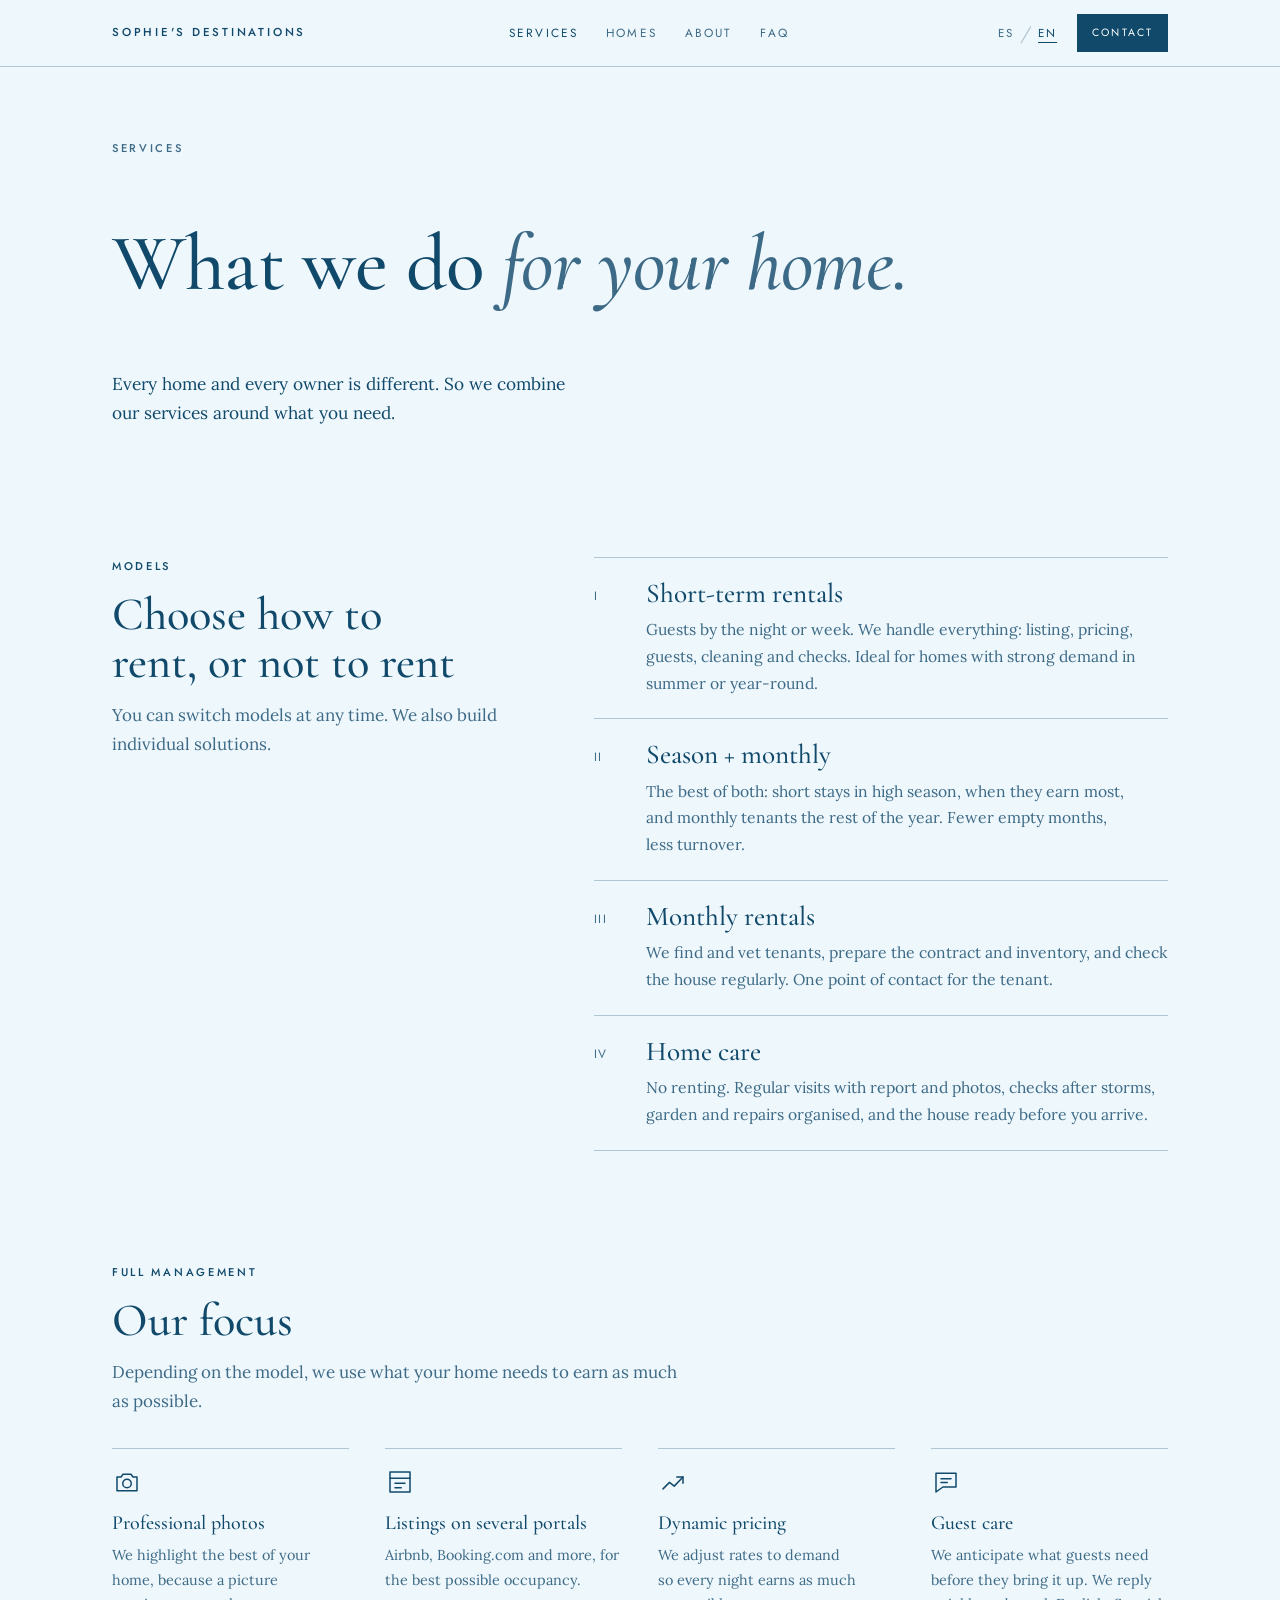
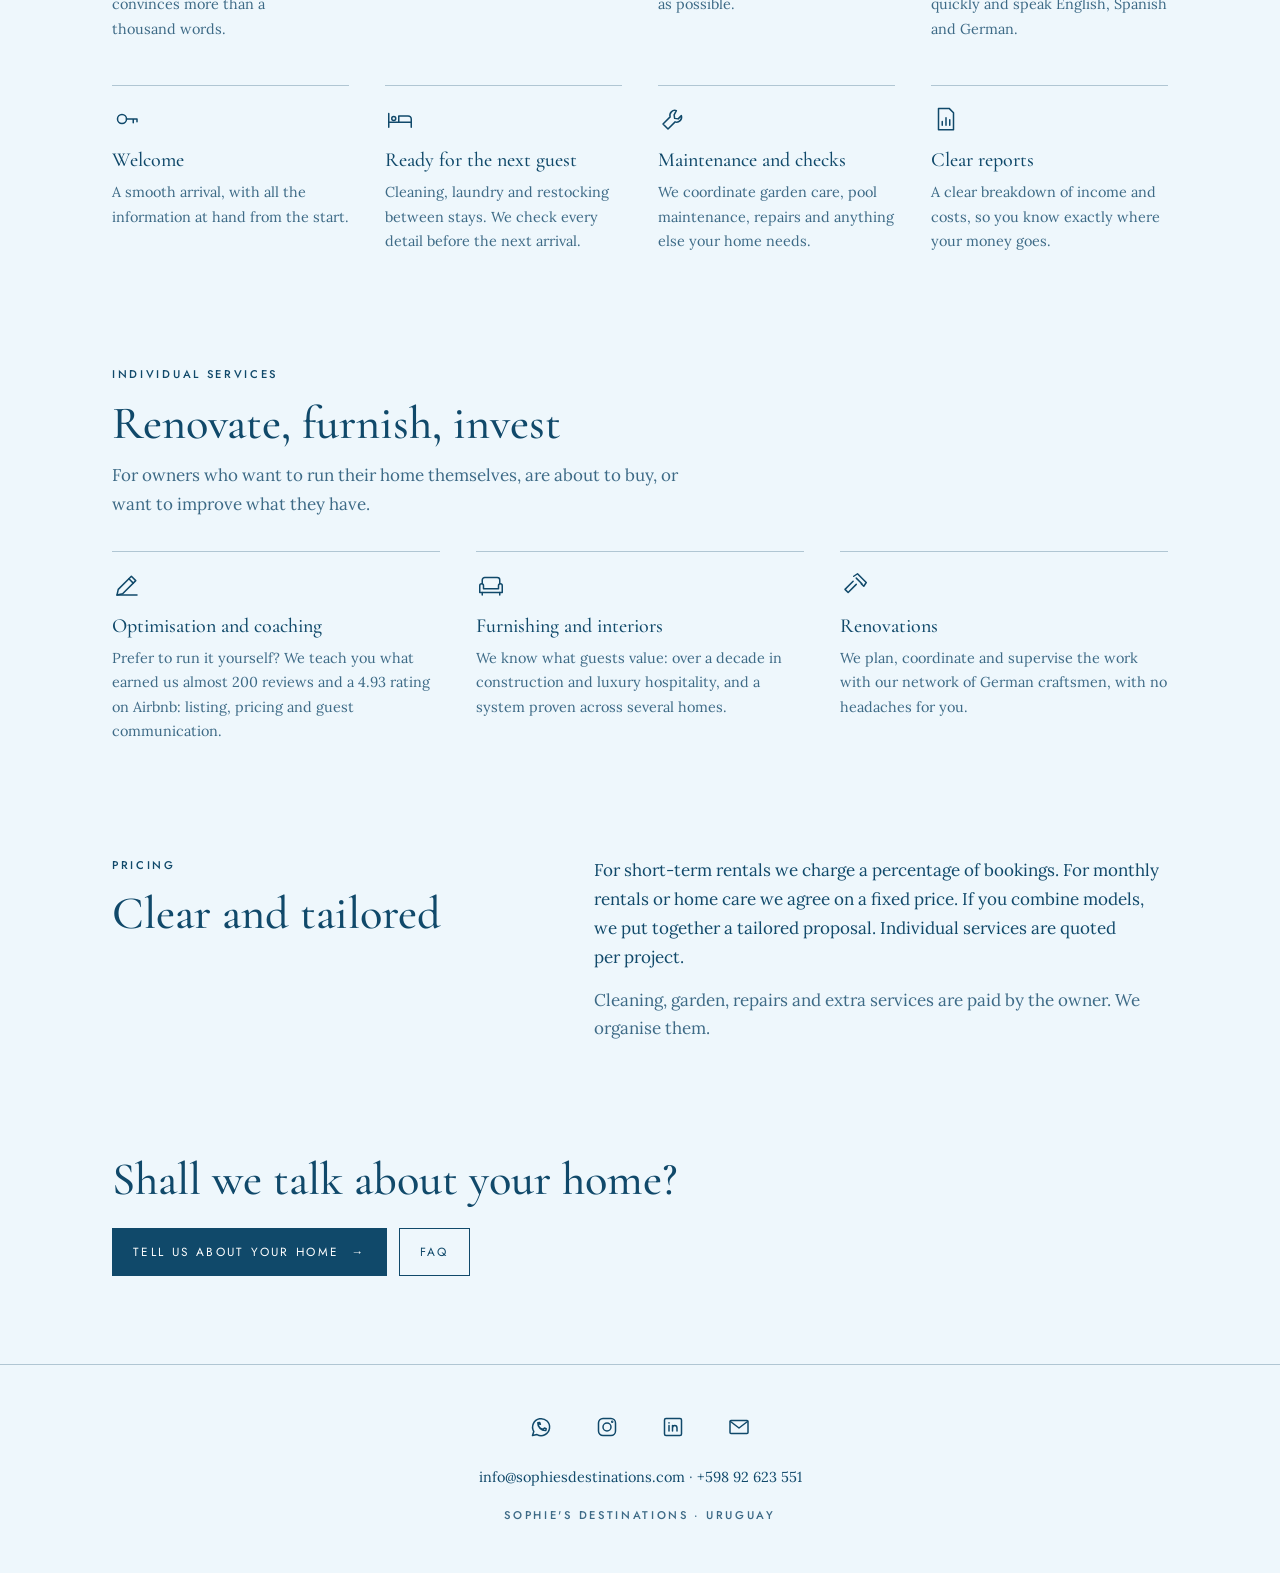
<file: servicios.html>
<!doctype html>
<html lang="es">
<head>
<meta charset="utf-8">
<meta name="viewport" content="width=device-width, initial-scale=1, viewport-fit=cover">
<title>Servicios · Sophie's Destinations</title>
<meta name="description" content="Alquiler por temporada, alquiler mensual y cuidado de la casa en la costa uruguaya.">
<meta property="og:title" content="Servicios · Sophie's Destinations">
<meta property="og:description" content="Alquiler por temporada, alquiler mensual y cuidado de la casa en la costa uruguaya.">
<meta property="og:image" content="https://sophiesdestinations.com/img/conil-1.jpg">
<meta property="og:type" content="website">
<link rel="preconnect" href="https://fonts.googleapis.com">
<link rel="preconnect" href="https://fonts.gstatic.com" crossorigin>
<link rel="stylesheet" href="https://fonts.googleapis.com/css2?family=Cormorant+Garamond:ital,wght@0,400;0,500;0,600;1,400;1,500&family=Lora:ital,wght@0,400;0,500;1,400&family=Jost:wght@400;500&display=swap">
<link rel="stylesheet" href="styles.css">
</head>
<body>
<header class="site-head">
  <div class="col">
    <a class="brand" href="index.html">Sophie's Destinations</a>
    <nav class="nav" aria-label="Principal"><a href="servicios.html" aria-current="page"><span data-l="es">Servicios</span><span data-l="en">Services</span></a><a href="casas.html"><span data-l="es">Casas</span><span data-l="en">Homes</span></a><a href="index.html#nosotros"><span data-l="es">Nosotros</span><span data-l="en">About</span></a><a href="index.html#faq"><span data-l="es">FAQ</span><span data-l="en">FAQ</span></a></nav>
    <div class="head-right">
      <div class="lang" role="group" aria-label="Idioma / Language"><button type="button" id="b-es" aria-pressed="true">ES</button><span>/</span><button type="button" id="b-en" aria-pressed="false">EN</button></div>
      <a class="btn small" href="index.html#contacto"><span data-l="es">Contacto</span><span data-l="en">Contact</span></a>
    </div>
  </div>
  <div class="col mobile-nav"><a href="servicios.html" aria-current="page"><span data-l="es">Servicios</span><span data-l="en">Services</span></a><a href="casas.html"><span data-l="es">Casas</span><span data-l="en">Homes</span></a><a href="index.html#nosotros"><span data-l="es">Nosotros</span><span data-l="en">About</span></a><a href="index.html#faq"><span data-l="es">FAQ</span><span data-l="en">FAQ</span></a><a href="index.html#contacto"><span data-l="es">Contacto</span><span data-l="en">Contact</span></a></div>
</header>
<main>
<div class="col">
  <section class="hero" style="grid-template-columns:1fr">
    <span class="label soft"><span data-l="es">Servicios</span><span data-l="en">Services</span></span>
    <h1><span data-l="es">Lo que hacemos <em>por tu casa.</em></span><span data-l="en">What we do <em>for your home.</em></span></h1>
    <p class="lead"><span data-l="es">Cada casa y cada propietario son distintos. Por eso combinamos los servicios según lo que vos necesitás.</span><span data-l="en">Every home and every owner is different. So we combine our services around what you need.</span></p>
  </section>

  <section class="sec split">
    <div class="sec-head">
      <span class="label"><span data-l="es">Modelos</span><span data-l="en">Models</span></span>
      <h2><span data-l="es">Elegí cómo alquilar, o no alquilar</span><span data-l="en">Choose how to rent, or not to rent</span></h2>
      <p><span data-l="es">Podés cambiar de modelo cuando quieras. También armamos soluciones individuales.</span><span data-l="en">You can switch models at any time. We also build individual solutions.</span></p>
    </div>
    <div class="models">
      <div class="model" id="temporada"><span class="n">I</span><h3><span data-l="es">Alquiler por temporada</span><span data-l="en">Short-term rentals</span></h3><p><span data-l="es">Huéspedes por noche o por semana. Nos ocupamos de todo: anuncio, precios, huéspedes, limpieza y controles. Ideal para casas con buena demanda en verano o todo el año.</span><span data-l="en">Guests by the night or week. We handle everything: listing, pricing, guests, cleaning and checks. Ideal for homes with strong demand in summer or year-round.</span></p></div>
      <div class="model" id="combinado"><span class="n">II</span><h3><span data-l="es">Temporada + mensual</span><span data-l="en">Season + monthly</span></h3><p><span data-l="es">Lo mejor de los dos: alquiler corto en la temporada alta, cuando más rinde, e inquilinos por meses el resto del año. Menos meses vacíos, menos rotación.</span><span data-l="en">The best of both: short stays in high season, when they earn most, and monthly tenants the rest of the year. Fewer empty months, less turnover.</span></p></div>
      <div class="model" id="mensual"><span class="n">III</span><h3><span data-l="es">Alquiler mensual</span><span data-l="en">Monthly rentals</span></h3><p><span data-l="es">Buscamos y seleccionamos inquilinos, preparamos contrato e inventario y controlamos la casa con regularidad. Un solo punto de contacto para el inquilino.</span><span data-l="en">We find and vet tenants, prepare the contract and inventory, and check the house regularly. One point of contact for the tenant.</span></p></div>
      <div class="model" id="cuidado"><span class="n">IV</span><h3><span data-l="es">Cuidado de la casa</span><span data-l="en">Home care</span></h3><p><span data-l="es">Sin alquilar. Visitas regulares con informe y fotos, controles después de tormentas, jardín y reparaciones organizados, y la casa lista antes de tu llegada.</span><span data-l="en">No renting. Regular visits with report and photos, checks after storms, garden and repairs organised, and the house ready before you arrive.</span></p></div>
    </div>
  </section>

  <section class="sec">
    <div class="sec-head">
      <span class="label"><span data-l="es">Gestión integral</span><span data-l="en">Full management</span></span>
      <h2><span data-l="es">Nuestro foco</span><span data-l="en">Our focus</span></h2>
      <p><span data-l="es">Según el modelo, usamos lo que tu casa necesita para rendir al máximo.</span><span data-l="en">Depending on the model, we use what your home needs to earn as much as possible.</span></p>
    </div>
    <div class="tiles"><div class="tile"><svg viewBox="0 0 24 24" aria-hidden="true"><path d="M4 8h3.2l1.6-2.2h6.4L16.8 8H20v11H4z"/><circle cx="12" cy="13.2" r="3.4"/></svg><h3><span data-l="es">Fotos profesionales</span><span data-l="en">Professional photos</span></h3><p><span data-l="es">Destacamos lo mejor de tu casa, porque una imagen convence más que mil palabras.</span><span data-l="en">We highlight the best of your home, because a picture convinces more than a thousand words.</span></p></div><div class="tile"><svg viewBox="0 0 24 24" aria-hidden="true"><rect x="4" y="4" width="16" height="16"/><path d="M4 9h16M8 13h8M8 16.5h5"/></svg><h3><span data-l="es">Anuncios en varios portales</span><span data-l="en">Listings on several portals</span></h3><p><span data-l="es">Airbnb, Booking.com y más, para lograr la mejor ocupación.</span><span data-l="en">Airbnb, Booking.com and more, for the best possible occupancy.</span></p></div><div class="tile"><svg viewBox="0 0 24 24" aria-hidden="true"><path d="M4 17.5l5.2-5.2 3.8 3 7-7.3"/><path d="M15 8h5v5"/></svg><h3><span data-l="es">Precios dinámicos</span><span data-l="en">Dynamic pricing</span></h3><p><span data-l="es">Ajustamos las tarifas a la demanda para que cada noche rinda al máximo.</span><span data-l="en">We adjust rates to demand so every night earns as much as possible.</span></p></div><div class="tile"><svg viewBox="0 0 24 24" aria-hidden="true"><path d="M4 5h16v11H9.5L4 20z"/><path d="M8 9.3h8M8 12.3h5"/></svg><h3><span data-l="es">Atención al huésped</span><span data-l="en">Guest care</span></h3><p><span data-l="es">Nos anticipamos a lo que el huésped necesita antes de que lo pida. Respondemos rápido, en español, inglés y alemán.</span><span data-l="en">We anticipate what guests need before they bring it up. We reply quickly and speak English, Spanish and German.</span></p></div><div class="tile"><svg viewBox="0 0 24 24" aria-hidden="true"><circle cx="8" cy="12" r="3.6"/><path d="M11.6 12H20M17 12v3M20 12v2.2"/></svg><h3><span data-l="es">Bienvenida</span><span data-l="en">Welcome</span></h3><p><span data-l="es">Una llegada fluida, con toda la información a mano desde el primer momento.</span><span data-l="en">A smooth arrival, with all the information at hand from the start.</span></p></div><div class="tile"><svg viewBox="0 0 24 24" aria-hidden="true"><path d="M3 18.5V7.5M3 14.5h18v4M21 14.5V12a2.5 2.5 0 0 0-2.5-2.5H11v5"/><circle cx="7" cy="11.5" r="1.6"/></svg><h3><span data-l="es">Lista para el próximo huésped</span><span data-l="en">Ready for the next guest</span></h3><p><span data-l="es">Limpieza, lavandería y reposición entre estadías. Revisamos cada detalle antes de la próxima llegada.</span><span data-l="en">Cleaning, laundry and restocking between stays. We check every detail before the next arrival.</span></p></div><div class="tile"><svg viewBox="0 0 24 24" aria-hidden="true"><path d="M14.7 5.3a4 4 0 0 0-5 5L4 16l4 4 5.7-5.7a4 4 0 0 0 5-5l-2.6 2.6-2.8-.4-.4-2.8z"/></svg><h3><span data-l="es">Mantenimiento y controles</span><span data-l="en">Maintenance and checks</span></h3><p><span data-l="es">Coordinamos el jardín, la piscina, las reparaciones y todo lo que tu casa necesite.</span><span data-l="en">We coordinate garden care, pool maintenance, repairs and anything else your home needs.</span></p></div><div class="tile"><svg viewBox="0 0 24 24" aria-hidden="true"><path d="M6 3.5h8.5L18 7v13.5H6z"/><path d="M9 17v-3M12 17v-6M15 17v-4.5"/></svg><h3><span data-l="es">Informes claros</span><span data-l="en">Clear reports</span></h3><p><span data-l="es">Un desglose claro de ingresos y gastos, para que sepas exactamente adónde va tu dinero.</span><span data-l="en">A clear breakdown of income and costs, so you know exactly where your money goes.</span></p></div></div>
  </section>

  <section class="sec" id="individuales">
    <div class="sec-head">
      <span class="label"><span data-l="es">Servicios individuales</span><span data-l="en">Individual services</span></span>
      <h2><span data-l="es">Renovar, equipar, invertir</span><span data-l="en">Renovate, furnish, invest</span></h2>
      <p><span data-l="es">Para quien quiere gestionar su casa solo, está por comprar o quiere mejorar lo que ya tiene.</span><span data-l="en">For owners who want to run their home themselves, are about to buy, or want to improve what they have.</span></p>
    </div>
    <div class="tiles tiles-5"><div class="tile"><svg viewBox="0 0 24 24" aria-hidden="true"><path d="M4 20l1-4.5L15.5 5l3.5 3.5L8.5 19z"/><path d="M13.5 7l3.5 3.5M4 20h16"/></svg><h3><span data-l="es">Optimización y coaching</span><span data-l="en">Optimisation and coaching</span></h3><p><span data-l="es">¿Preferís gestionar vos? Te enseñamos lo que nos dio casi 200 reseñas y un 4,93 en Airbnb: anuncio, precios y comunicación con los huéspedes.</span><span data-l="en">Prefer to run it yourself? We teach you what earned us almost 200 reviews and a 4.93 rating on Airbnb: listing, pricing and guest communication.</span></p></div><div class="tile"><svg viewBox="0 0 24 24" aria-hidden="true"><path d="M5 11V8a2 2 0 0 1 2-2h10a2 2 0 0 1 2 2v3"/><path d="M3 12.5a1.5 1.5 0 0 1 3 0V15h12v-2.5a1.5 1.5 0 0 1 3 0V18H3z"/><path d="M5 18v2M19 18v2"/></svg><h3><span data-l="es">Equipamiento e interiorismo</span><span data-l="en">Furnishing and interiors</span></h3><p><span data-l="es">Sabemos qué valoran los huéspedes: más de una década en la construcción y en la hotelería de lujo, y un sistema probado en varias casas.</span><span data-l="en">We know what guests value: over a decade in construction and luxury hospitality, and a system proven across several homes.</span></p></div><div class="tile"><svg viewBox="0 0 24 24" aria-hidden="true"><path d="M13 6.5l4.5 4.5M10.5 9L4 15.5 6.5 18 13 11.5"/><path d="M11 5l3-2 7 7-2 3-2-2"/></svg><h3><span data-l="es">Renovaciones</span><span data-l="en">Renovations</span></h3><p><span data-l="es">Planificamos, coordinamos y supervisamos la obra con nuestra red de artesanos alemanes, sin dolores de cabeza para vos.</span><span data-l="en">We plan, coordinate and supervise the work with our network of German craftsmen, with no headaches for you.</span></p></div></div>
  </section>

  <section class="sec split">
    <div class="sec-head">
      <span class="label"><span data-l="es">Precios</span><span data-l="en">Pricing</span></span>
      <h2><span data-l="es">Claro y a medida</span><span data-l="en">Clear and tailored</span></h2>
    </div>
    <div style="display:grid;gap:14px">
      <p><span data-l="es">Para alquiler por temporada trabajamos con un porcentaje de las reservas. Para alquiler mensual o el cuidado de la casa acordamos un precio fijo. Si combinás modelos, armamos una propuesta a medida. Los servicios individuales se cotizan por proyecto.</span><span data-l="en">For short-term rentals we charge a percentage of bookings. For monthly rentals or home care we agree on a fixed price. If you combine models, we put together a tailored proposal. Individual services are quoted per project.</span></p>
      <p class="soft"><span data-l="es">Limpieza, jardín, reparaciones y servicios extra los paga el propietario. Los organizamos nosotros.</span><span data-l="en">Cleaning, garden, repairs and extra services are paid by the owner. We organise them.</span></p>
    </div>
  </section>

  <section class="sec" style="justify-items:start">
    <h2 style="font-size:clamp(2rem,8vw,2.9rem)"><span data-l="es">¿Hablamos de tu casa?</span><span data-l="en">Shall we talk about your home?</span></h2>
    <div class="ctas"><a class="btn" href="index.html#contacto"><span data-l="es">Contanos sobre tu casa</span><span data-l="en">Tell us about your home</span> <span aria-hidden="true">→</span></a><a class="btn ghost" href="index.html#faq"><span data-l="es">Preguntas frecuentes</span><span data-l="en">FAQ</span></a></div>
  </section>
</div>
</main>
<footer>
  <div class="col">
    <div class="icons">
      <a href="https://wa.me/59892623551" target="_blank" rel="noopener" aria-label="WhatsApp"><svg viewBox="0 0 24 24" aria-hidden="true"><path d="M3.5 20.5l1.3-4A8.5 8.5 0 1 1 8 19.6z"/><path d="M9 8.8c.3 2.6 2.4 4.9 5.2 5.4l1.2-1.2 1.8.8-.4 1.8c-4.4.3-8.2-3.4-8-7.8l1.8-.4.8 1.8z"/></svg></a>
      <a href="https://www.instagram.com/sophie.hrs" target="_blank" rel="noopener" aria-label="Instagram"><svg viewBox="0 0 24 24" aria-hidden="true"><rect x="3.5" y="3.5" width="17" height="17" rx="4.5"/><circle cx="12" cy="12" r="4"/><circle cx="17.2" cy="6.8" r=".5"/></svg></a>
      <a href="https://www.linkedin.com/in/sophiehauser/" target="_blank" rel="noopener" aria-label="LinkedIn"><svg viewBox="0 0 24 24" aria-hidden="true"><rect x="3.5" y="3.5" width="17" height="17" rx="1.5"/><path d="M8 10.5V16M8 7.8v.1M11.5 16v-5.5M11.5 13c0-1.6 1-2.6 2.3-2.6s2.2.9 2.2 2.6V16"/></svg></a>
      <a href="mailto:info@sophiesdestinations.com" aria-label="E-mail"><svg viewBox="0 0 24 24" aria-hidden="true"><rect x="3" y="5.5" width="18" height="13" rx="1"/><path d="M3.5 6.5l8.5 6.5 8.5-6.5"/></svg></a>
    </div>
    <p class="mail"><a href="mailto:info@sophiesdestinations.com">info@sophiesdestinations.com</a> · <a href="https://wa.me/59892623551">+598 92 623 551</a></p>
    <span class="label soft">Sophie's Destinations · Uruguay</span>
  </div>
</footer>
<script src="script.js"></script>
</body>
</html>
</file>
<file: styles.css>
/* Sophie's Destinations: editorial, pale sky ground, navy ink, hairline rules, square edges. */
:root{
  --bg:#EEF7FC; --sky:#AFDAF3; --ink:#10496A; --ink-soft:#3D6A86; --rule:rgba(16,73,106,.28); --paper:#FFFFFF;
  --display:"Cormorant Garamond", "Iowan Old Style", Georgia, serif;
  --body:"Lora", Georgia, "Times New Roman", serif;
  --label:"Jost", "Futura", "Avenir Next", "Helvetica Neue", sans-serif;
  color-scheme:light;
}
*{box-sizing:border-box}
html{scroll-behavior:smooth}
@media (prefers-reduced-motion:reduce){html{scroll-behavior:auto}}
body{margin:0;background:var(--bg);color:var(--ink);font-family:var(--body);font-size:16.5px;line-height:1.7;overflow-x:hidden}
.col{max-width:620px;margin:0 auto;padding-inline:20px}
h1,h2,h3{font-family:var(--display);font-weight:500;line-height:1.05;margin:0;text-wrap:balance}
p{margin:0;text-wrap:pretty}
a{color:var(--ink)}
img{max-width:100%;display:block}
.label{font-family:var(--label);font-size:.7rem;letter-spacing:.24em;text-transform:uppercase;font-weight:500}
.soft{color:var(--ink-soft)}
:focus-visible{outline:2px solid var(--ink);outline-offset:4px}

/* header */
.site-head{position:sticky;top:0;z-index:10;background:rgba(238,247,252,.94);backdrop-filter:blur(8px);-webkit-backdrop-filter:blur(8px);border-bottom:1px solid var(--rule)}
.site-head .col{display:flex;align-items:center;justify-content:space-between;gap:16px;padding-block:14px}
.brand{font-family:var(--label);font-size:.72rem;letter-spacing:.24em;text-transform:uppercase;font-weight:500;text-decoration:none;white-space:nowrap}
.nav{display:none;gap:28px}
.nav a{font-family:var(--label);font-size:.74rem;letter-spacing:.18em;text-transform:uppercase;text-decoration:none;color:var(--ink-soft)}
.nav a:hover,.nav a[aria-current="page"]{color:var(--ink)}
.head-right{display:flex;align-items:center;gap:14px}
.lang{display:flex;align-items:center}
.lang button{border:0;background:none;font-family:var(--label);font-size:.72rem;letter-spacing:.18em;color:var(--ink-soft);padding:6px;cursor:pointer}
.lang button[aria-pressed="true"]{color:var(--ink);text-decoration:underline;text-underline-offset:5px}
.lang span{color:var(--rule)}
.btn{display:inline-flex;align-items:center;justify-content:center;gap:12px;padding:13px 20px;border:1px solid var(--ink);background:var(--ink);color:var(--paper);text-decoration:none;font-family:var(--label);font-size:.74rem;letter-spacing:.2em;text-transform:uppercase;cursor:pointer;white-space:nowrap}
.btn:hover{background:transparent;color:var(--ink)}
.btn.ghost{background:transparent;color:var(--ink)}
.btn.ghost:hover{background:var(--ink);color:var(--paper)}
.btn.small{padding:9px 14px;font-size:.66rem}
@media (max-width:520px){.head-right .btn.small{display:none}.site-head .col{gap:10px}}
.mobile-nav{display:flex;gap:20px;padding-block:0 12px;overflow-x:auto}
.mobile-nav a{font-family:var(--label);font-size:.68rem;letter-spacing:.18em;text-transform:uppercase;text-decoration:none;color:var(--ink-soft);white-space:nowrap}
.mobile-nav a[aria-current="page"]{color:var(--ink)}

/* hero */
.hero{padding-block:44px 8px;display:grid;gap:28px}
.hero-img{margin-inline:-20px}
.hero-img img{width:100%;aspect-ratio:4/3;object-fit:cover}
.hero h1{font-size:clamp(2.8rem,12vw,5rem);letter-spacing:-.01em}
.hero h1 em{font-style:italic;color:var(--ink-soft)}
.hero .lead{font-size:1.08rem;max-width:44ch}
.ctas{display:flex;flex-wrap:wrap;gap:12px}

/* sections */
.sec{padding-block:72px 8px;display:grid;gap:24px;scroll-margin-top:80px}
.sec-head{display:grid;gap:14px}
.sec-head h2{font-size:clamp(2rem,8vw,2.9rem)}
.sec-head p{color:var(--ink-soft);max-width:52ch}

/* options */
.opts{list-style:none;margin:0;padding:0;display:grid}
.opts a{display:grid;grid-template-columns:44px 1fr auto;gap:8px;align-items:baseline;padding:18px 0;border-bottom:1px solid var(--rule);text-decoration:none}
.opts .n{font-family:var(--label);font-size:.75rem;letter-spacing:.12em;color:var(--ink-soft)}
.opts .t{font-family:var(--display);font-size:1.6rem;line-height:1.15}
.opts .d{grid-column:2;font-size:.95rem;color:var(--ink-soft)}
.opts .arr{font-family:var(--label)}
.opts a:hover .t{text-decoration:underline;text-underline-offset:6px;text-decoration-thickness:1px}

/* pillars */
.pillars{display:grid;gap:0;border-top:1px solid var(--rule)}
.pillar{padding:20px 0;border-bottom:1px solid var(--rule);display:grid;gap:6px}
.pillar h3{font-size:1.5rem}
.pillar p{font-size:.95rem;color:var(--ink-soft)}

/* band */
.band{background:var(--sky)}
.band .sec{padding-block:64px}

/* founder note */
.note{display:grid;gap:24px}
.note img{width:min(70%,300px);aspect-ratio:4/5;object-fit:cover;object-position:50% 25%}
.letter{display:grid;gap:16px;font-size:1.05rem;line-height:1.8}
.letter p:first-child::first-letter{font-family:var(--display);font-size:3.4em;float:left;line-height:.8;padding:6px 10px 0 0}
.sign{font-family:var(--display);font-style:italic;font-size:1.6rem}

/* steps */
.steps{list-style:none;margin:0;padding:0;display:grid;border-top:1px solid var(--rule)}
.steps li{display:grid;grid-template-columns:44px 1fr;gap:8px;padding:18px 0;border-bottom:1px solid var(--rule)}
.steps .n{font-family:var(--display);font-size:1.8rem;line-height:1}
.steps b{display:block;font-family:var(--display);font-weight:500;font-size:1.4rem;line-height:1.2}
.steps p{font-size:.95rem;color:var(--ink-soft)}

/* homes teaser */
.teaser{display:grid;grid-template-columns:repeat(2,minmax(0,1fr));gap:22px 14px}
.teaser a{display:grid;gap:10px;text-decoration:none}
.teaser img{width:100%;aspect-ratio:3/2;object-fit:cover}
.teaser .meta{font-family:var(--label);font-size:.66rem;letter-spacing:.2em;text-transform:uppercase;color:var(--ink-soft)}
.teaser h3{font-size:1.35rem}
.more{justify-self:start;font-family:var(--label);font-size:.76rem;letter-spacing:.2em;text-transform:uppercase;text-decoration:none;border-bottom:1px solid var(--ink);padding-bottom:4px}

/* form */
.form{display:grid;gap:26px}
fieldset{border:0;margin:0;padding:0;display:grid;gap:12px;min-width:0}
legend{font-family:var(--label);font-size:.7rem;letter-spacing:.2em;text-transform:uppercase;margin-bottom:12px}
.chips{display:flex;flex-wrap:wrap;gap:8px}
.chip{position:relative}
.chip input{position:absolute;opacity:0;inset:0;margin:0;cursor:pointer}
.chip > span{display:inline-block;padding:10px 16px;border:1px solid var(--rule);font-size:.92rem;background:var(--paper)}
.chip input:checked + span{border-color:var(--ink);background:var(--ink);color:var(--paper)}
.chip input:focus-visible + span{outline:2px solid var(--ink);outline-offset:3px}
.fields{display:grid;gap:14px}
.field{display:grid;gap:6px;font-family:var(--label);font-size:.7rem;letter-spacing:.16em;text-transform:uppercase;color:var(--ink-soft)}
.field input,.field textarea{font:inherit;font-family:var(--body);font-size:1rem;letter-spacing:0;text-transform:none;color:var(--ink);background:var(--paper);border:1px solid var(--rule);padding:12px 14px;border-radius:0;width:100%}
.field textarea{min-height:110px;resize:vertical}
.field input:focus,.field textarea:focus{outline:none;border-color:var(--ink)}
.hp{position:absolute;left:-9999px}
.fine{font-size:.82rem;color:var(--ink-soft)}

/* services page */
.svc-block{display:grid;gap:16px;padding-block:28px;border-bottom:1px solid var(--rule)}
.svc-block h3{font-size:2rem}
.svc-block ul{margin:0;padding:0;list-style:none;display:grid;gap:8px}
.svc-block li{padding-left:22px;position:relative;font-size:.98rem}
.svc-block li::before{content:"";position:absolute;left:0;top:.8em;width:12px;height:1px;background:var(--ink)}
.faq details{border-bottom:1px solid var(--rule);padding:16px 0}
.faq summary{cursor:pointer;list-style:none;display:block;position:relative;padding-right:28px;font-family:var(--display);font-size:1.35rem;line-height:1.25}
.faq summary::-webkit-details-marker{display:none}
.faq summary::after{content:"+";position:absolute;right:0;top:0;font-family:var(--label)}
.faq details[open] > summary::after{content:"–"}
.faq details p{margin-top:10px;color:var(--ink-soft)}

/* homes page */
.stay{display:grid;gap:14px;padding-bottom:44px}
.gal{display:flex;overflow-x:auto;scroll-snap-type:x mandatory;margin-inline:-20px;scrollbar-width:none;outline:none}
.gal::-webkit-scrollbar{display:none}
.gal img{flex:0 0 100%;width:100%;aspect-ratio:3/2;object-fit:cover;scroll-snap-align:start}
.galbar{display:flex;justify-content:space-between;align-items:center;border-bottom:1px solid var(--rule);padding-bottom:10px}
.galbar .count{font-family:var(--label);font-size:.72rem;letter-spacing:.18em;color:var(--ink-soft);font-variant-numeric:tabular-nums}
.galbar button{border:1px solid var(--ink);background:transparent;color:var(--ink);width:40px;height:40px;font-family:var(--label);font-size:1rem;cursor:pointer}
.galbar button + button{margin-left:6px}
.galbar button:hover{background:var(--ink);color:var(--paper)}
.stay h3{font-size:2.3rem}
.stay .meta{font-family:var(--label);font-size:.68rem;letter-spacing:.2em;text-transform:uppercase;color:var(--ink-soft)}
.facts-line{font-family:var(--label);font-size:.72rem;letter-spacing:.12em;text-transform:uppercase}
.booklinks{display:flex;flex-wrap:wrap;gap:12px 24px;align-items:baseline}
.book{font-family:var(--label);font-size:.76rem;letter-spacing:.2em;text-transform:uppercase;text-decoration:none;border-bottom:1px solid var(--ink);padding-bottom:4px}
.book.soft{border-bottom-color:var(--rule);color:var(--ink-soft)}

/* footer */
footer{margin-top:80px;border-top:1px solid var(--rule)}
footer .col{padding-block:40px 48px;display:grid;gap:16px;justify-items:center;text-align:center}
.icons{display:flex;gap:22px}
.icons a{width:44px;height:44px;display:grid;place-items:center;color:var(--ink)}
.icons a:hover{color:var(--ink-soft)}
.icons svg{width:24px;height:24px;stroke:currentColor;fill:none;stroke-width:1.5;stroke-linecap:round;stroke-linejoin:round}
.mail{font-size:.9rem;color:var(--ink-soft);user-select:all}

html[lang="es"] [data-l="en"], html[lang="en"] [data-l="es"]{display:none !important}

@media (min-width:900px){
  body{font-size:17px}
  .col{max-width:1120px;padding-inline:32px}
  .nav{display:flex}
  .site-head .mobile-nav{display:none}
  .hero{grid-template-columns:minmax(0,6fr) minmax(0,5fr);gap:64px;align-items:center;padding-block:72px 24px}
  .hero-img{margin-inline:0;order:2}
  .hero-img img{aspect-ratio:4/5}
  .sec{padding-block:104px 8px}
  .sec.split{grid-template-columns:minmax(0,5fr) minmax(0,7fr);column-gap:72px;align-items:start}
  .sec.split > .sec-head{position:sticky;top:110px}
  .pillars{grid-template-columns:repeat(3,minmax(0,1fr));column-gap:40px}
  .pillar{border-bottom:0}
  .note{grid-template-columns:minmax(0,4fr) minmax(0,7fr);gap:72px;align-items:center}
  .note img{width:100%}
  .teaser{grid-template-columns:repeat(4,minmax(0,1fr));gap:28px}
  .fields{grid-template-columns:repeat(2,minmax(0,1fr))}
  .fields .wide{grid-column:1/-1}
  .gal{margin-inline:0}
  .stays{display:grid;grid-template-columns:repeat(2,minmax(0,1fr));column-gap:56px}
  .svc-grid{display:grid;grid-template-columns:repeat(3,minmax(0,1fr));column-gap:40px}
  .svc-block{border-bottom:0;border-top:1px solid var(--ink)}
}

/* models + service groups */
.models{display:grid;border-top:1px solid var(--rule)}
.model{display:grid;grid-template-columns:44px 1fr;column-gap:8px;row-gap:8px;padding:22px 0;border-bottom:1px solid var(--rule);scroll-margin-top:90px}
.model .n{font-family:var(--label);font-size:.75rem;letter-spacing:.12em;color:var(--ink-soft);padding-top:.5em}
.model h3{font-size:1.7rem}
.model p{grid-column:2;color:var(--ink-soft);font-size:.98rem}
.model:target h3{text-decoration:underline;text-underline-offset:6px;text-decoration-thickness:1px}
.svc-groups{display:grid;gap:8px}
.svc-group{display:grid;gap:10px;padding-block:18px;border-top:1px solid var(--ink)}
.svc-group h3{font-family:var(--label);font-size:.72rem;letter-spacing:.22em;text-transform:uppercase;font-weight:500}
.svc-group ul{list-style:none;margin:0;padding:0;display:grid}
.svc-group li{display:grid;gap:2px;padding:12px 0;border-bottom:1px solid var(--rule)}
.svc-group li:last-child{border-bottom:0}
.svc-group b{font-family:var(--display);font-weight:500;font-size:1.3rem;line-height:1.2}
.svc-group li > span{font-size:.94rem;color:var(--ink-soft)}
.mail a{text-decoration:none}
@media (min-width:900px){
  .svc-groups{grid-template-columns:repeat(4,minmax(0,1fr));column-gap:32px}
}

/* tiles with line icons */
.tiles{display:grid;grid-template-columns:repeat(2,minmax(0,1fr));gap:30px 18px;margin-top:8px}
.tile{display:grid;gap:8px;align-content:start;padding-top:18px;border-top:1px solid var(--rule)}
.tile svg{width:30px;height:30px;fill:none;stroke:var(--ink);stroke-width:1.2;stroke-linecap:round;stroke-linejoin:round;margin-bottom:6px}
.tile h3{font-size:1.25rem;line-height:1.2}
.tile p{font-size:.9rem;color:var(--ink-soft)}
/* grouped FAQ */
.faq-groups{display:grid;gap:34px}
.faq-group h3{font-family:var(--label);font-size:.7rem;letter-spacing:.22em;text-transform:uppercase;font-weight:500;color:var(--ink-soft);padding-bottom:4px;border-bottom:1px solid var(--rule)}
.faq-group details{border-bottom:1px solid var(--rule);padding:14px 0}
.faq-group summary{font-size:1.25rem}
@media (min-width:900px){
  .tiles{grid-template-columns:repeat(4,minmax(0,1fr));gap:44px 36px}
}
.sub-head{display:grid;gap:8px;margin-top:40px}
.sub-head h3{font-size:1.6rem}
.sub-head p{color:var(--ink-soft);max-width:52ch}
@media (min-width:900px){.tiles-5{grid-template-columns:repeat(3,minmax(0,1fr));gap:44px 36px}}
@media (min-width:900px){.pillars.pillars-4{grid-template-columns:repeat(4,minmax(0,1fr));column-gap:32px}}
</file>
